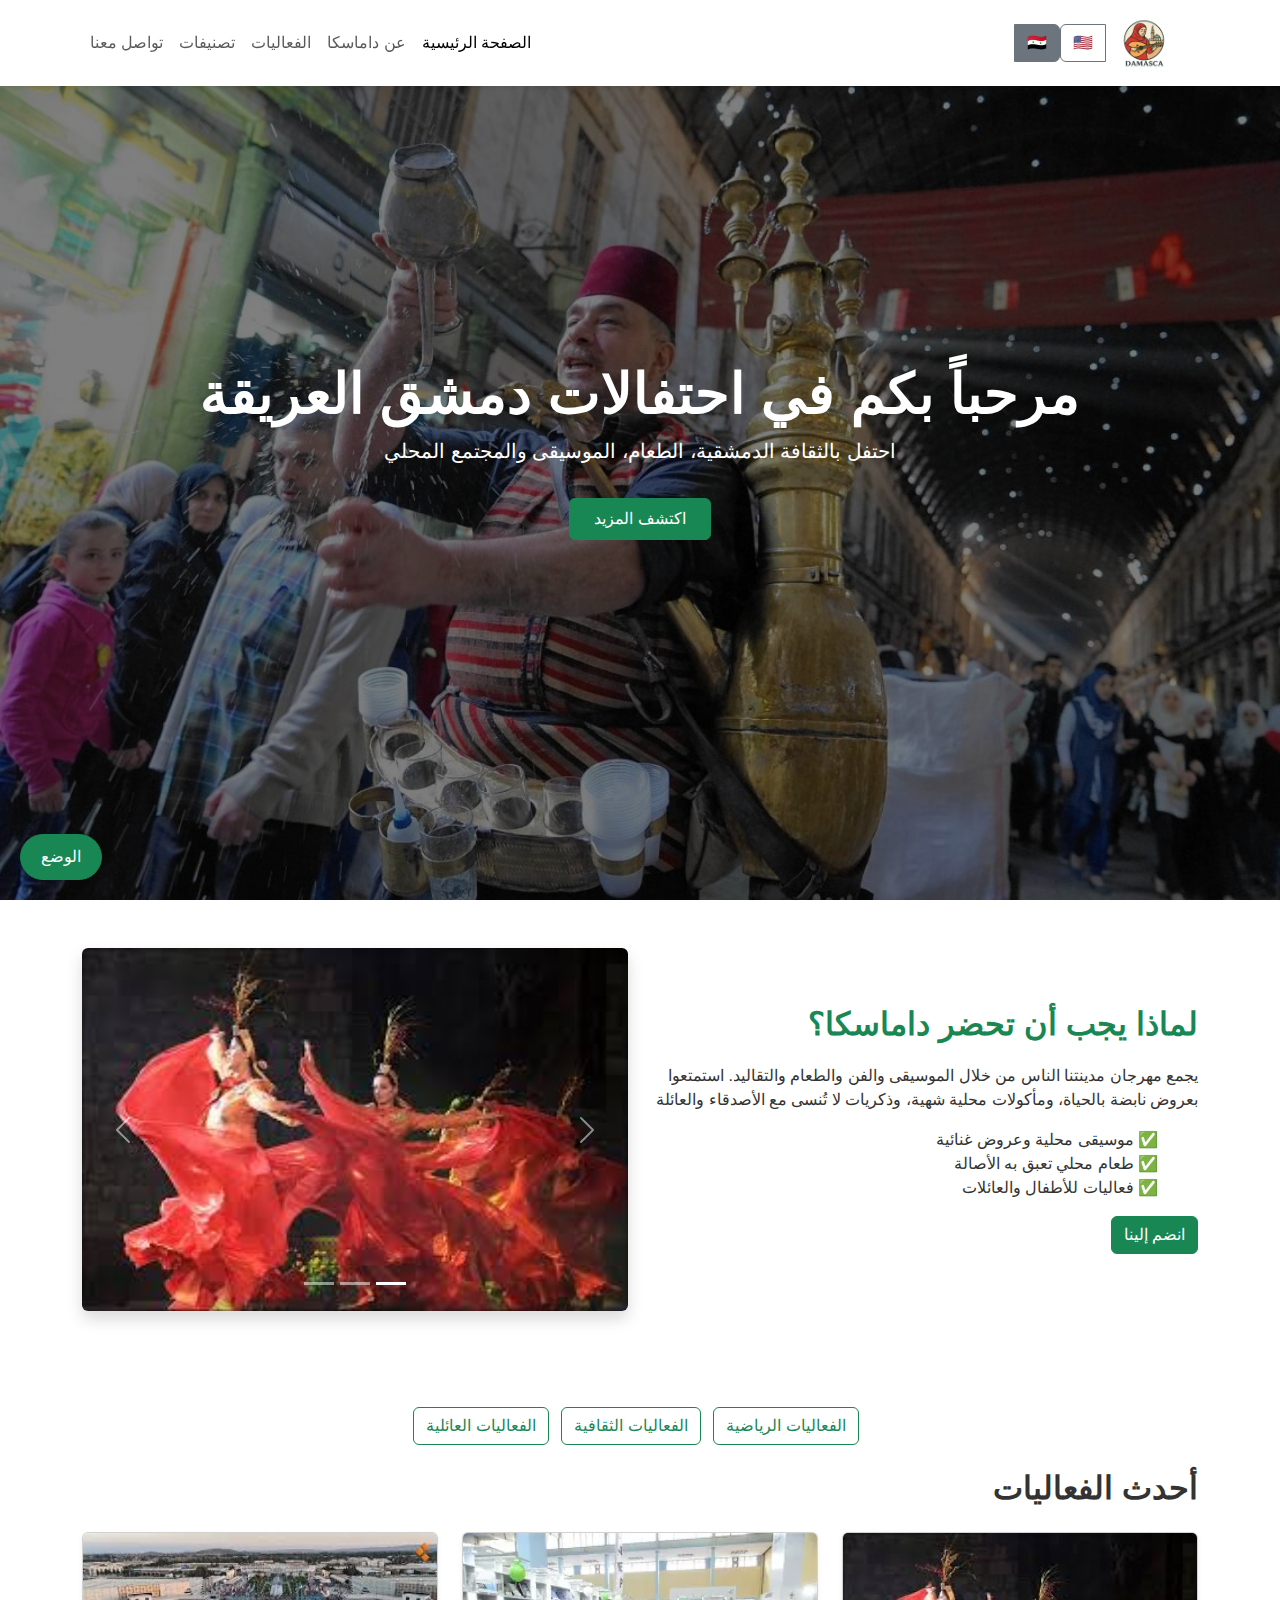
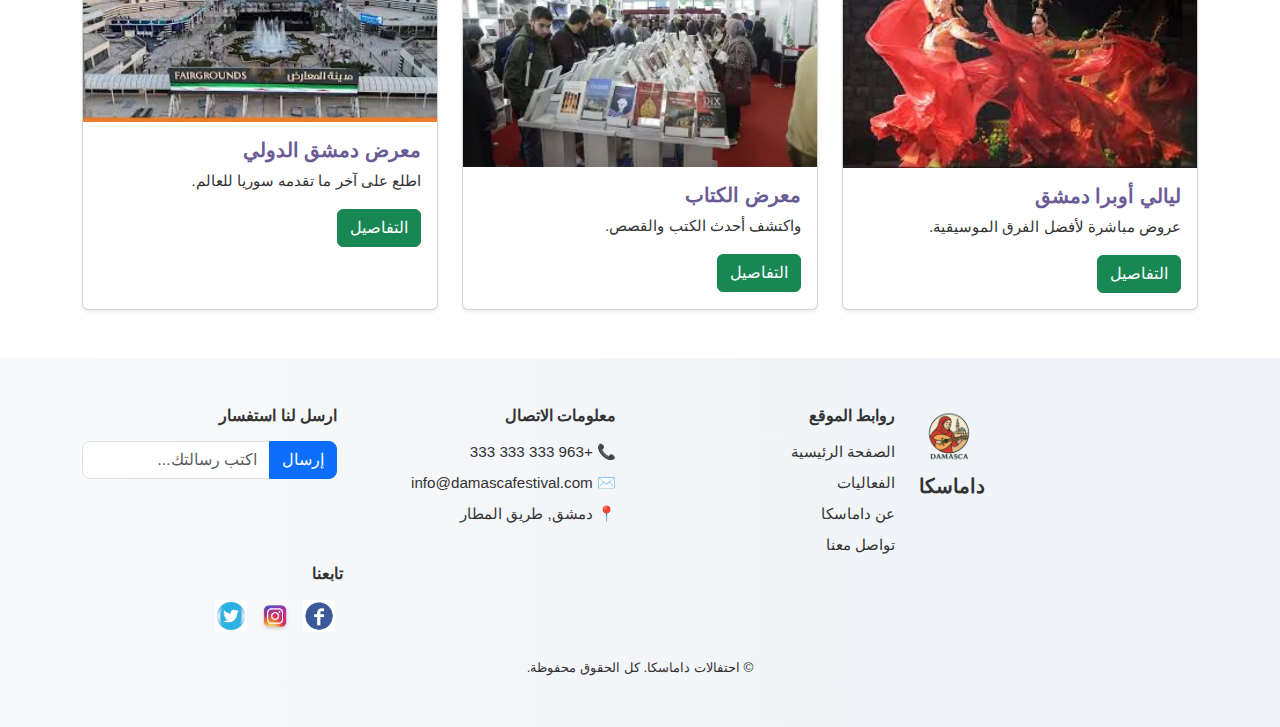
<file: index.html>
<!DOCTYPE html>
<html lang="ar">
  <head>
    <meta charset="UTF-8" />
    <meta name="viewport" content="width=device-width, initial-scale=1.0" />
    <title data-i18n="title">Damasca Festivals</title>

    <!-- Bootstrap CSS -->
    <link
      href="https://cdn.jsdelivr.net/npm/bootstrap@5.3.2/dist/css/bootstrap.min.css"
      rel="stylesheet"
    />
    <link rel="stylesheet" href="./CSS/style.css" />
  </head>
  <body>
    <!-- Navbar -->
    <nav
      class="navbar navbar-expand-lg navbar-light bg-white shadow-sm fixed-top"
    >
      <div class="container">
        <a
          class="navbar-brand fw-bold text-success d-flex align-items-center"
          href="#"
        >
          <img
            src="./img/logo.png"
            alt="Damasca Logo"
            width="60"
            height="60"
            class="me-2"
          />
        </a>

        <div class="d-flex align-items-center order-3 order-lg-2 me-2">
          <!-- Language buttons (flags) -->
          <div class="btn-group" role="group" aria-label="Language switch">
            <button id="btn-en" class="btn btn-outline-secondary" title="English">
              🇺🇸
            </button>
            <button id="btn-ar" class="btn btn-outline-secondary" title="العربية">
              🇸🇾
            </button>
          </div>
        </div>

        <button
          class="navbar-toggler order-2"
          type="button"
          data-bs-toggle="collapse"
          data-bs-target="#navbarNav"
        >
          <span class="navbar-toggler-icon"></span>
        </button>

        <div
          class="collapse navbar-collapse justify-content-end order-4"
          id="navbarNav"
        >
          <ul class="navbar-nav">
            <li class="nav-item">
              <a class="nav-link active" href="#" data-i18n="nav.home">الصفحة الرئيسية</a>
            </li>
            <li class="nav-item">
              <a class="nav-link" href="about.html" data-i18n="nav.about">عن داماسكا</a>
            </li>
            <li class="nav-item">
              <a class="nav-link" href="events.html" data-i18n="nav.events">الفعاليات</a>
            </li>
            <li class="nav-item">
              <a class="nav-link" href="#categories" data-i18n="nav.categories">تصنيفات</a>
            </li>
            <li class="nav-item">
              <a class="nav-link" href="contact.html" data-i18n="nav.contact">تواصل معنا</a>
            </li>
          </ul>
        </div>
      </div>
    </nav>

    <!-- Hero Section -->
    <header class="hero-section text-white d-flex align-items-center">
      <div class="container text-center">
        <h1 class="display-4 fw-bold" data-i18n="hero.title">مرحباً بكم في احتفالات دمشق العريقة</h1>
        <p class="lead" data-i18n="hero.lead">
          احتفل بالثقافة الدمشقية، الطعام، الموسيقى والمجتمع المحلي
        </p>
        <a href="about.html" class="btn btn-success px-4 py-2 mt-3" data-i18n="hero.cta">اكتشف المزيد</a>
      </div>
    </header>

    <!-- About Section -->
    <section id="about" class="py-5">
      <div class="container">
        <div class="row align-items-center">
          <div class="col-md-6">
            <h2 class="text-success" data-i18n="about.title">لماذا يجب أن تحضر داماسكا؟</h2>
            <p data-i18n="about.text">
              يجمع مهرجان مدينتنا الناس من خلال الموسيقى والفن والطعام
              والتقاليد. استمتعوا بعروض نابضة بالحياة، ومأكولات محلية شهية،
              وذكريات لا تُنسى مع الأصدقاء والعائلة
            </p>
            <ul class="list-unstyled">
              <li data-i18n="about.li1">✅ موسيقى محلية وعروض غنائية</li>
              <li data-i18n="about.li2">✅ طعام محلي تعبق به الأصالة</li>
              <li data-i18n="about.li3">✅ فعاليات للأطفال والعائلات</li>
            </ul>
            <a href="contact.html" class="btn btn-success" data-i18n="about.join">انضم إلينا</a>
          </div>
          <div class="col-md-6 text-center">
            <div
              id="festivalCarousel"
              class="carousel slide"
              data-bs-ride="carousel"
            >
              <!-- Indicators (the dots) -->
              <div class="carousel-indicators">
                <button
                  type="button"
                  data-bs-target="#festivalCarousel"
                  data-bs-slide-to="0"
                  class="active"
                  aria-current="true"
                  aria-label="Slide 1"
                ></button>
                <button
                  type="button"
                  data-bs-target="#festivalCarousel"
                  data-bs-slide-to="1"
                  aria-label="Slide 2"
                ></button>
                <button
                  type="button"
                  data-bs-target="#festivalCarousel"
                  data-bs-slide-to="2"
                  aria-label="Slide 3"
                ></button>
              </div>

              <!-- Slides -->
              <div class="carousel-inner rounded shadow">
                <div class="carousel-item active">
                  <img
                    src="./img/main2.jpeg"
                    class="d-block w-100 img-fluid"
                    alt="Festival Photo 1"
                  />
                </div>
                <div class="carousel-item">
                  <img
                    src="./img/main3.jpeg"
                    class="d-block w-100 img-fluid"
                    alt="Festival Photo 2"
                  />
                </div>
                <div class="carousel-item">
                  <img
                    src="./img/main4.jpeg"
                    class="d-block w-100 img-fluid"
                    alt="Festival Photo 3"
                  />
                </div>
              </div>

              <!-- Controls -->
              <button
                class="carousel-control-prev"
                type="button"
                data-bs-target="#festivalCarousel"
                data-bs-slide="prev"
              >
                <span
                  class="carousel-control-prev-icon"
                  aria-hidden="true"
                ></span>
                <span class="visually-hidden" data-i18n="carousel.prev">Previous</span>
              </button>
              <button
                class="carousel-control-next"
                type="button"
                data-bs-target="#festivalCarousel"
                data-bs-slide="next"
              >
                <span
                  class="carousel-control-next-icon"
                  aria-hidden="true"
                ></span>
                <span class="visually-hidden" data-i18n="carousel.next">Next</span>
              </button>
            </div>
          </div>
        </div>
      </div>
    </section>

    <main class="py-5 container">
      <!-- Categories filter -->
      <div id="categories" class="text-center mb-4">
        <button
          class="btn btn-outline-primary me-2"
          onclick="location.href='events.html?category=sports'"
          data-i18n="categories.sports"
        >
          الفعاليات الرياضية
        </button>
        <button
          class="btn btn-outline-primary me-2"
          onclick="location.href='events.html?category=culture'"
          data-i18n="categories.culture"
        >
          الفعاليات الثقافية
        </button>
        <button
          class="btn btn-outline-primary me-2"
          onclick="location.href='events.html?category=family'"
          data-i18n="categories.family"
        >
          الفعاليات العائلية
        </button>
      </div>

      <!-- Section: Cards -->
      <section class="cards">
        <h2 class="mb-4 fw-bold section-title" data-i18n="cards.title">أحدث الفعاليات</h2>
        <div class="row g-4">
          <!-- Event 1 -->
          <div class="col-12 col-md-6 col-lg-4">
            <div class="card shadow-sm h-100">
              <img
                src="./img/main2.jpeg"
                class="card-img-top"
                alt="حفل موسيقي"
              />
              <div class="card-body">
                <h5 class="card-title" data-i18n="event1.title">ليالي أوبرا دمشق</h5>
                <p class="card-text" data-i18n="event1.text">عروض مباشرة لأفضل الفرق الموسيقية.</p>
                <a href="event.html?id=1" class="btn btn-success" data-i18n="event1.details">التفاصيل</a>
              </div>
            </div>
          </div>

          <!-- Event 2 -->
          <div class="col-12 col-md-6 col-lg-4">
            <div class="card shadow-sm h-100">
              <img
                src="img\معرض الكتاب.webp"
                class="card-img-top"
                alt="معرض الكتاب"
              />
              <div class="card-body">
                <h5 class="card-title" data-i18n="event2.title">معرض الكتاب</h5>
                <p class="card-text" data-i18n="event2.text">واكتشف أحدث الكتب والقصص.</p>
                <a href="event.html?id=2" class="btn btn-success" data-i18n="event2.details">التفاصيل</a>
              </div>
            </div>
          </div>

          <!-- Event 3 -->
          <div class="col-12 col-md-6 col-lg-4">
            <div class="card shadow-sm h-100">
              <img
                src="img\معرض دمشق الدولي.jpg"
                class="card-img-top"
                alt="مؤتمر الشركات الناشئة"
              />
              <div class="card-body">
                <h5 class="card-title" data-i18n="event3.title">معرض دمشق الدولي</h5>
                <p class="card-text" data-i18n="event3.text">اطلع على آخر ما تقدمه سوريا للعالم.</p>
                <a href="event.html?id=3" class="btn btn-success" data-i18n="event3.details">التفاصيل</a>
              </div>
            </div>
          </div>
        </div>
      </section>
    </main>

    <!-- Footer -->
    <footer class="footer py-5">
      <!-- Dark/Light Mode Button -->
      <div class="dark-mode">
        <button id="mode-toggle" class="btn btn-success position-fixed" data-i18n="footer.mode">Mode</button>
      </div>
      <div class="container">
        <div class="row flex-row-reverse">
          <div class="row w-100">
            <!-- Logo & Title -->
            <div class="col-md-3 text-center text-md-start mb-4 mb-md-0">
              <img
                src="./img/logo.png"
                alt="Svu Logo"
                width="60"
                class="mb-2"
              />
              <h5 class="fw-bold" data-i18n="footer.title">داماسكا</h5>
            </div>

            <!-- Quick Links -->
            <div class="col-md-3 mb-4 mb-md-0">
              <h6 class="fw-bold mb-3" data-i18n="footer.links">روابط الموقع</h6>
              <ul class="list-unstyled">
                <li><a href="index.html" data-i18n="nav.home_sm">الصفحة الرئيسية</a></li>
                <li><a href="events.html" data-i18n="nav.events_sm">الفعاليات</a></li>
                <li><a href="about.html" data-i18n="nav.about_sm">عن داماسكا</a></li>
                <li><a href="contact.html" data-i18n="nav.contact_sm">تواصل معنا</a></li>
              </ul>
            </div>

            <!-- Contact Info -->
            <div class="col-md-3 mb-4 mb-md-0">
              <h6 class="fw-bold mb-3" data-i18n="footer.contact_title">Contact Info</h6>
              <ul class="list-unstyled">
                <li>📞 +963 333 333 333</li>
                <li>✉️ info@damascafestival.com</li>
                <li>📍 دمشق, طريق المطار</li>
              </ul>
            </div>

            <!-- Message Form -->
            <div class="col-md-3">
              <h6 class="fw-bold mb-3" data-i18n="footer.message_title">ارسل لنا استفسار</h6>
              <div class="footer-form">
                <form id="messageForm" novalidate>
                  <div class="input-group">
                    <input
                      id="userMessage"
                      type="text"
                      class="form-control"
                      placeholder="اكتب رسالتك..."
                      data-i18n-placeholder="footer.message_placeholder"
                    />
                    <button class="btn btn-primary" type="submit" data-i18n="footer.send">📨</button>
                  </div>
                  <small id="formMessage" class="d-block mt-2"></small>
                </form>
              </div>
            </div>
          </div>

          <div class="col-md-3">
            <h6 class="fw-bold mb-3" data-i18n="footer.follow">تابعنا</h6>
            <a href="#" class="me-2"><img src="img\فيس.webp" alt="Facebook" width="32"/></a>
            <a href="#" class="me-2"><img src="img\انستا.webp" alt="Instagram" width="32"/></a>
            <a href="#" class="me-2"><img src="img\تنزيل (1).webp" alt="Twitter" width="32"/></a>
          </div>

          <!-- Bottom note -->
          <div class="text-center mt-4 w-100">
            <small data-i18n="footer.copy">© احتفالات داماسكا. كل الحقوق محفوظة.</small>
          </div>
        </div>
      </div>
    </footer>

    <!-- Bootstrap JS -->
    <script src="https://cdn.jsdelivr.net/npm/bootstrap@5.3.2/dist/js/bootstrap.bundle.min.js"></script>

    <!-- Language switching JS (separate file) -->
    <script src="./JS/lang.js"></script>
    <script src="./JS/main.js"></script>
  </body>
</html>
</file>
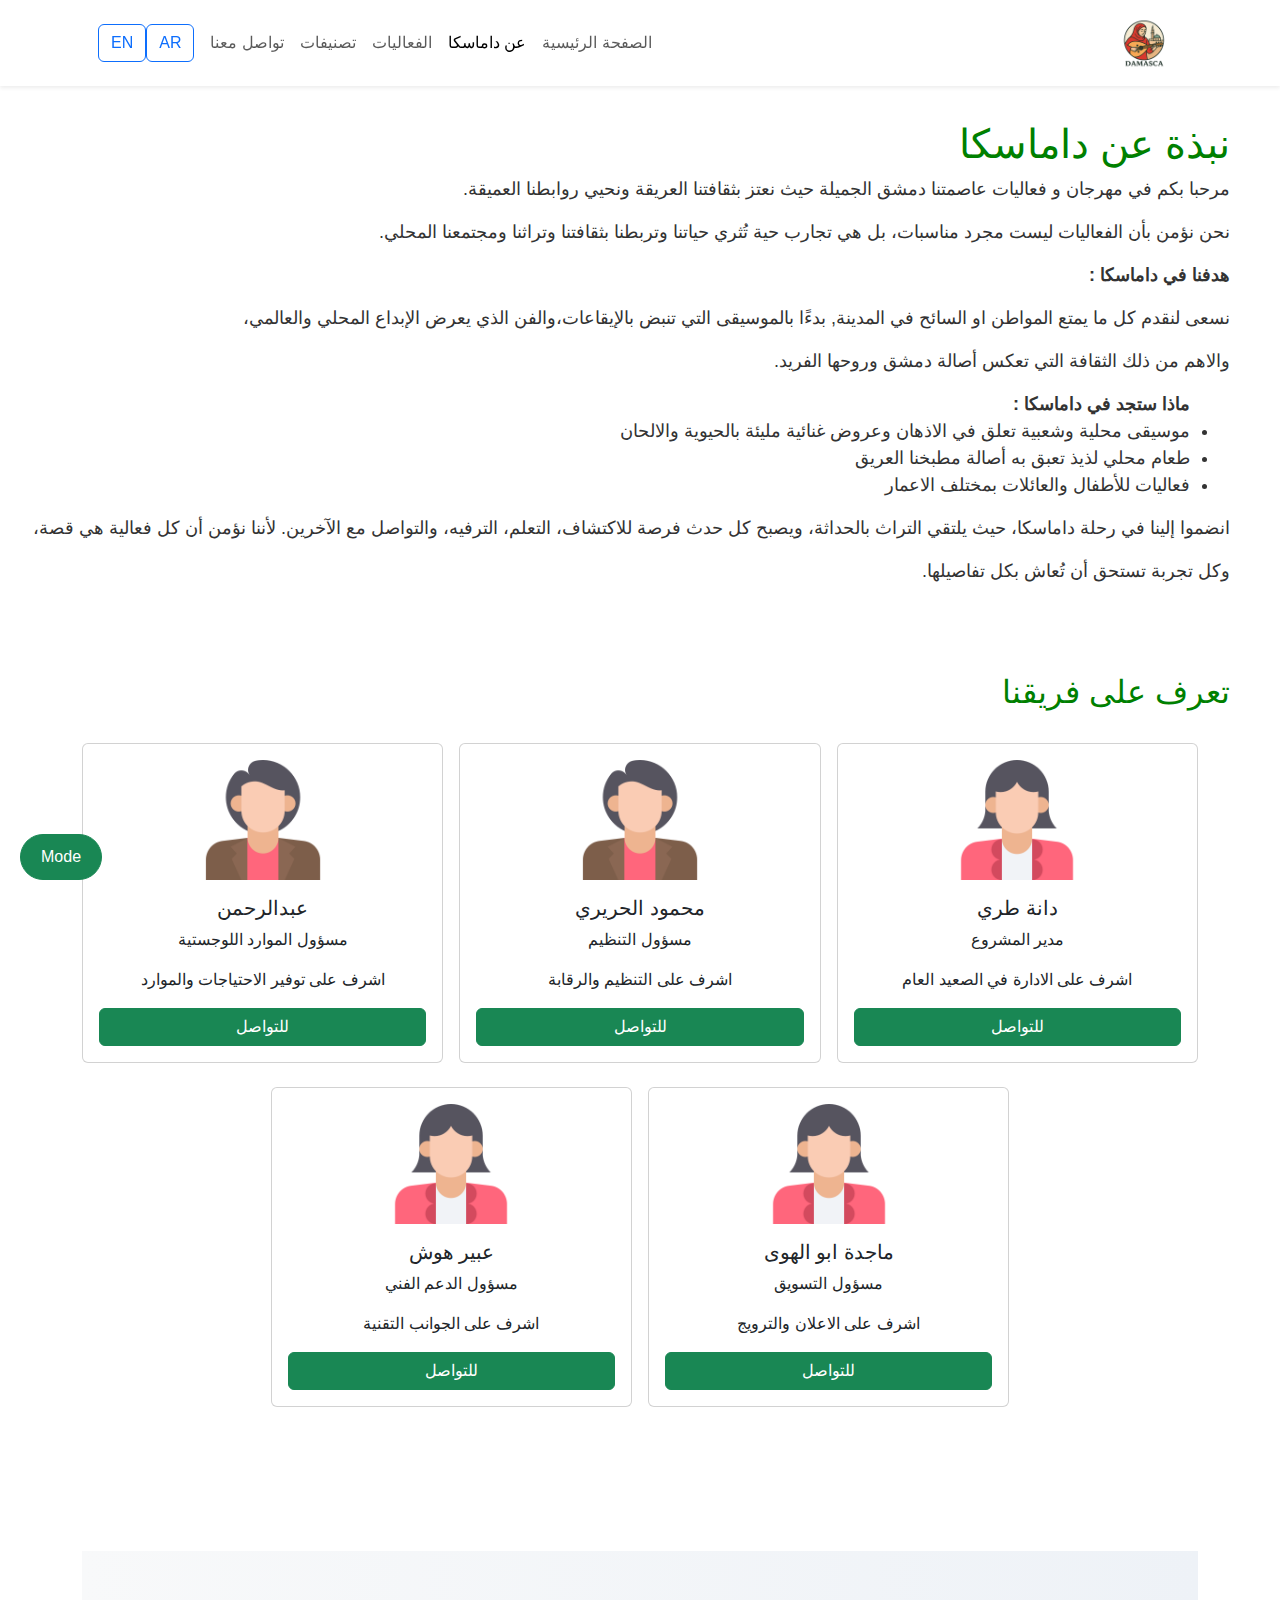
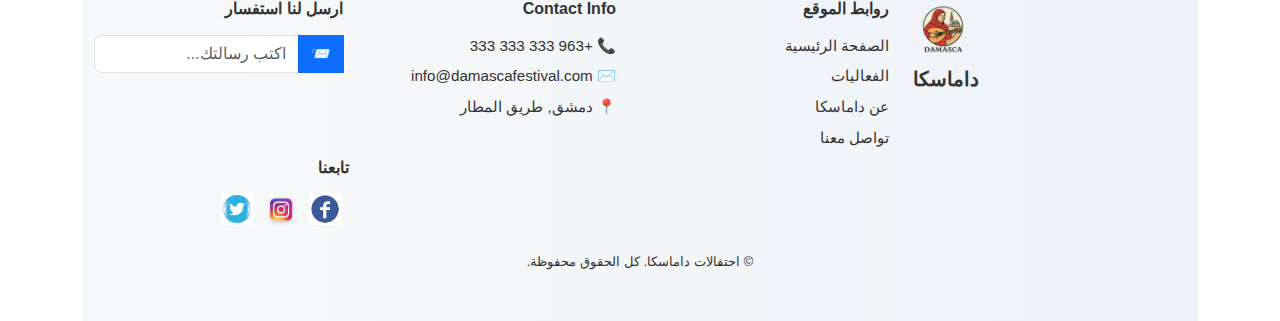
<file: About.html>
<!DOCTYPE html>
<html lang="ar" dir="rtl" >

  <head>
    <meta charset="UTF-8" />
    <meta name="viewport" content="width=device-width, initial-scale=1.0" />
    <title>About Damasca Festivals</title>

    
    <link
      href="https://cdn.jsdelivr.net/npm/bootstrap@5.3.2/dist/css/bootstrap.min.css"
      rel="stylesheet"
    />
    <link rel="stylesheet" href="./CSS/about_style.css" />
  </head>
  <body>
    
    <nav
      class="navbar navbar-expand-lg navbar-light bg-white shadow-sm fixed-top"
    >
      <div class="container">
        <a
          class="navbar-brand fw-bold text-success d-flex align-items-center"
          href="#"
        >
          <img
            src="./img/logo.png"
            alt="Damasca Logo"
            width="60"
            height="60"
            class="me-2"
          />
        </a>
        <button
          class="navbar-toggler"
          type="button"
          data-bs-toggle="collapse"
          data-bs-target="#navbarNav"
        >
          <span class="navbar-toggler-icon"></span>
        </button>
        <div
          class="collapse navbar-collapse justify-content-end"
          id="navbarNav"
        >
          <ul class="navbar-nav">
            <li class="nav-item">
              <a class="nav-link" href="#">الصفحة الرئيسية</a>
            </li>
            <li class="nav-item">
              <a class="nav-link active" href="about.html">عن داماسكا</a>
            </li>
            <li class="nav-item">
              <a class="nav-link" href="events.html">الفعاليات</a>
            </li>
            <li class="nav-item">
              <a class="nav-link" href="#categories">تصنيفات</a>
            </li>
            <li class="nav-item">
              <a class="nav-link" href="contact.html">تواصل معنا</a>
            </li>
          </ul>

      <div class="d-flex ms-3">
        <button id="ar-btn" class="btn btn-outline-primary me-2">AR</button>
        <button id="en-btn" class="btn btn-outline-primary">EN</button>
      </div>


          



  
        </div>
      </div>
    </nav>


    <br> <br> <br> <br>


<body>
    <br>
  
<h1 id="aboutTitle">نبذة عن داماسكا</h1>
     <style>
          h1 { COLOR: green;
          margin-right: 50px; }     
    </style>

    <div class="aboutTEXT">
       
         <p>
          مرحبا بكم في مهرجان و فعاليات عاصمتنا دمشق الجميلة حيث نعتز بثقافتنا العريقة ونحيي روابطنا العميقة.
         </p>
         <p>
             نحن نؤمن بأن الفعاليات ليست مجرد مناسبات، بل هي تجارب حية تُثري حياتنا وتربطنا بثقافتنا وتراثنا ومجتمعنا المحلي.
         </p>
         <p>
            <span>
                <b>
            هدفنا في داماسكا : 
                </b>
            </span>
            <p>
           نسعى لنقدم كل ما يمتع المواطن او السائح في المدينة, بدءًا بالموسيقى التي تنبض بالإيقاعات،والفن الذي يعرض الإبداع المحلي والعالمي،
          </p>
          <p>
            والاهم من ذلك الثقافة التي تعكس أصالة دمشق وروحها الفريد.
          </p>
        <ul>
            <span>
                <b>
                    ماذا ستجد في داماسكا :
                </b>
            </span>
          <li>
            موسيقى محلية وشعبية تعلق في الاذهان وعروض غنائية مليئة بالحيوية والالحان
          </li>
          <li>
            طعام محلي لذيذ تعبق به أصالة مطبخنا العريق
          </li>
          <li>
            فعاليات للأطفال والعائلات بمختلف الاعمار
          </li>

        </ul>
          <p>
            انضموا إلينا في رحلة داماسكا، حيث يلتقي التراث بالحداثة، ويصبح كل حدث فرصة للاكتشاف، التعلم، الترفيه، والتواصل مع الآخرين. لأننا نؤمن أن كل فعالية هي قصة،
          </p>
          <p>
            وكل تجربة تستحق أن تُعاش بكل تفاصيلها.
          </p>
       
    </div>
 <style>
      .aboutTEXT { font-size: 18px;
       margin-right: 50px;}
 </style>

<br> <br> <br>

    
    <h2 class="text of members">تعرف على فريقنا</h2>
       <style>
           h2 { COLOR: green;
          margin-right: 50px; } 
       </style>

 <br>


 <div class="container">
  <div class="row g-3">
    
    
    <div class="col-12 col-md-6 col-lg-4 members1">
      <div class="card p-3 text-center h-100">
        <img src="./img/360951.png" class="first mx-auto mb-3" width="120" height="120" alt=" 1">
        <h5 class="dana">دانة طري </h5>
        <p class="wichM">مدير المشروع</p>
        <p class="danaTEXT">اشرف على الادارة في الصعيد العام</p>
        <button class="btn btn-success" onclick="window.location.href='mailto:dana_284178@svuonline.org '">للتواصل</button>
      </div>
    </div>



 <div class="col-12 col-md-6 col-lg-4 members2">
      <div class="card p-3 text-center h-100">
        <img src="./img/360972.png" class="second mx-auto mb-3" width="120" height="120" alt=" 2">
        <h5 class="mahmoud">محمود الحريري</h5>
        <p class="wichM2">مسؤول التنظيم</p>
        <p class="mahmoudTEXT">اشرف على التنظيم والرقابة</p>
        <button class="btn btn-success" onclick="window.location.href='mailto:mahmoud_283543@svuonline.org '">للتواصل</button>
      </div>
    </div>


 <div class="col-12 col-md-6 col-lg-4 members3">
      <div class="card p-3 text-center h-100">
        <img src="./img/360972.png" class="third mx-auto mb-3" width="120" height="120" alt=" 3">
        <h5 class="abdalrahman">عبدالرحمن</h5>
        <p class="wichM3">مسؤول الموارد اللوجستية</p>
        <p class="abdalrahmanTEXT">اشرف على توفير الاحتياجات والموارد</p>
        <button class="btn btn-success" onclick="window.location.href='mailto:abd_al_rahman_216539@svuonline.org '">للتواصل</button>
      </div>
    </div>

    </div>
    <br>
   <div class="row g-3 justify-content-center">

<div class="col-12 col-md-6 col-lg-4 members4">
      <div class="card p-3 text-center h-100">
        <img src="./img/360951.png" class="forth mx-auto mb-3" width="120" height="120" alt=" 4">
        <h5 class="majeda">ماجدة ابو الهوى</h5>
        <p class="wichM4">مسؤول التسويق</p>
        <p class="majedaTEXT">اشرف على الاعلان والترويج</p>
        <button class="btn btn-success" onclick="window.location.href='mailto:majeda_302808@svuonline.org '">للتواصل</button>
      </div>
    </div>

<div class="col-12 col-md-6 col-lg-4 members5">
      <div class="card p-3 text-center h-100">
        <img src="./img/360951.png" class="fifth mx-auto mb-3" width="120" height="120" alt=" 5">
        <h5 class="abeer">عبير هوش</h5>
        <p class="wichM5">مسؤول الدعم الفني</p>
        <p class="abeerTEXT">اشرف على الجوانب التقنية</p>
        <button class="btn btn-success" onclick="window.location.href='mailto:abeer_146296@svuonline.org '">للتواصل</button>


      </div>
    </div>

   </div>
</body>

 <br> <br> <br> <br> <br> <br> 

    
    <footer class="footer py-5">
      
      <div class="dark-mode">
        <button id="mode-toggle" class="btn btn-success position-fixed">
          Mode
        </button>
      </div>
      <div class="container">
        <div class="row flex-row-reverse">
          <div class="row">
            
            <div class="col-md-3 text-center text-md-start mb-4 mb-md-0">
              <img
                src="./img/logo.png"
                alt="Svu Logo"
                width="60"
                class="mb-2"
              />
              <h5 class="fw-bold">داماسكا</h5>
            </div>

            
            <div class="col-md-3 mb-4 mb-md-0">
              <h6 class="fw-bold mb-3">روابط الموقع</h6>
              <ul class="list-unstyled">
                <li><a href="index.html">الصفحة الرئيسية</a></li>
                <li><a href="events.html">الفعاليات</a></li>
                <li><a href="about.html">عن داماسكا</a></li>
                <li><a href="contact.html">تواصل معنا</a></li>
              </ul>
            </div>

            
            <div class="col-md-3 mb-4 mb-md-0">
              <h6 class="fw-bold mb-3">Contact Info</h6>
              <ul class="list-unstyled">
                <li>📞 +963 333 333 333</li>
                <li>✉️ info@damascafestival.com</li>
                <li >📍 دمشق, طريق المطار</li>
              </ul>
            </div>

            
            <div class="col-md-3">
              <h6 class="fw-bold mb-3">ارسل لنا استفسار</h6>
              <div class="footer-form">
                <form id="messageForm" novalidate>
                  <div class="input-group">
                    <input
                      id="userMessage"
                      type="text"
                      class="form-control"
                      placeholder="اكتب رسالتك..."
                    />
                    <button class="btn btn-primary" type="submit">📨</button>
                      <i class="bi bi-send"></i>
                    </button>
                  </div>
                  <small id="formMessage" class="d-block mt-2"></small>
                </form>
              </div>
            </div>
          </div>
            <div class="col-md-3">
              <h6 class="fw-bold mb-3">تابعنا</h6>
              <a href="#" class="me-2"><img src="img\فيس.webp" alt="Facebook" width="32"/></a>
              <a href="#" class="me-2"><img src="img\انستا.webp" alt="Instagram" width="32"/></a>
              <a href="#" class="me-2"><img src="img\تنزيل (1).webp" alt="Twitter" width="32"/></a>
            </div>

          
          <div class="text-center mt-4">
            <small>© احتفالات داماسكا. كل الحقوق محفوظة.</small>
          </div>
        </div>
      </div>
    </footer>

    
    <script src="https://cdn.jsdelivr.net/npm/bootstrap@5.3.2/dist/js/bootstrap.bundle.min.js"></script>
    <script src="./JS/about_lang.js"></script>
    <script src="./JS/about_main.js"></script>
  </body>
</html>
</file>
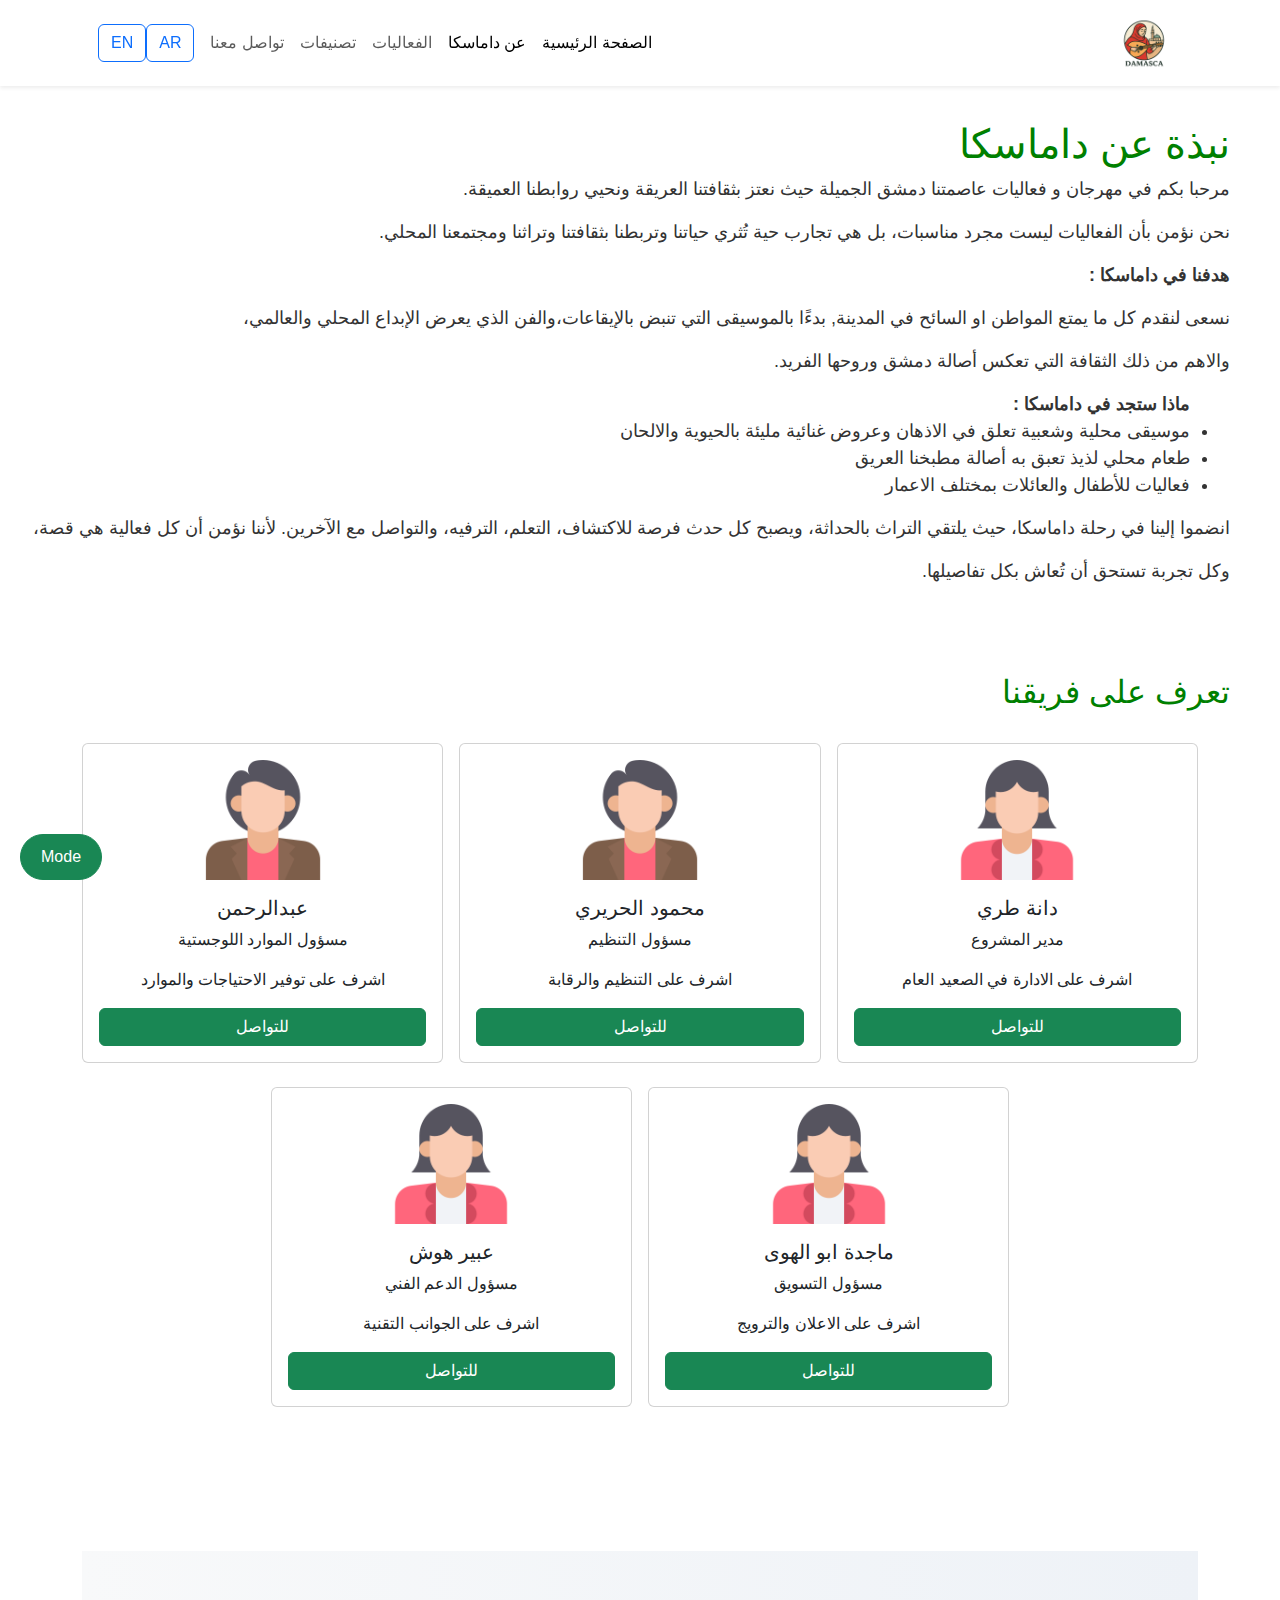
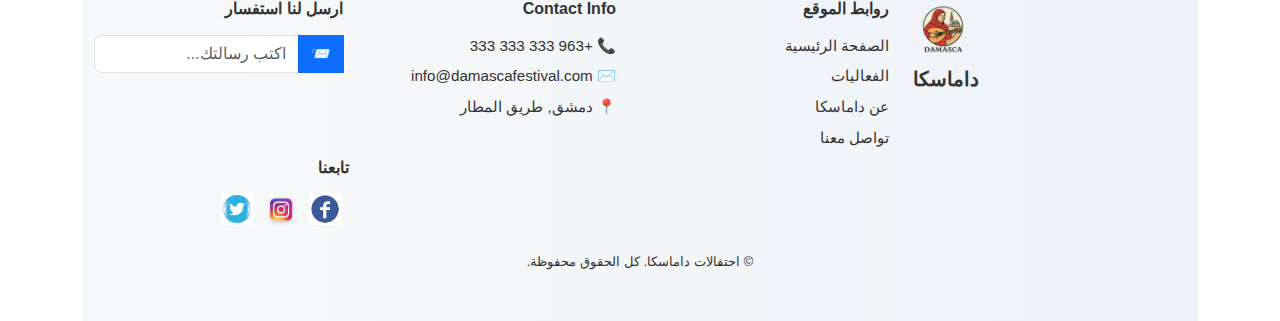
<file: about.html>
<!DOCTYPE html>
<html lang="ar" dir="rtl" >

  <head>
    <meta charset="UTF-8" />
    <meta name="viewport" content="width=device-width, initial-scale=1.0" />
    <title>About Damasca Festivals</title>

    
    <link
      href="https://cdn.jsdelivr.net/npm/bootstrap@5.3.2/dist/css/bootstrap.min.css"
      rel="stylesheet"
    />
    <link rel="stylesheet" href="./CSS/about_style.css" />
  </head>
  <body>
    
    <nav
      class="navbar navbar-expand-lg navbar-light bg-white shadow-sm fixed-top"
    >
      <div class="container">
        <a
          class="navbar-brand fw-bold text-success d-flex align-items-center"
          href="#"
        >
          <img
            src="./img/logo.png"
            alt="Damasca Logo"
            width="60"
            height="60"
            class="me-2"
          />
        </a>
        <button
          class="navbar-toggler"
          type="button"
          data-bs-toggle="collapse"
          data-bs-target="#navbarNav"
        >
          <span class="navbar-toggler-icon"></span>
        </button>
        <div
          class="collapse navbar-collapse justify-content-end"
          id="navbarNav"
        >
          <ul class="navbar-nav">
            <li class="nav-item">
              <a class="nav-link active" href="index.html">الصفحة الرئيسية</a>
            </li>
            <li class="nav-item">
              <a class="nav-link active" href="about.html">عن داماسكا</a>
            </li>
            <li class="nav-item">
              <a class="nav-link" href="events.html">الفعاليات</a>
            </li>
            <li class="nav-item">
              <a class="nav-link" href="#categories">تصنيفات</a>
            </li>
            <li class="nav-item">
              <a class="nav-link" href="contact.html">تواصل معنا</a>
            </li>
          </ul>

      <div class="d-flex ms-3">
        <button id="ar-btn" class="btn btn-outline-primary me-2">AR</button>
        <button id="en-btn" class="btn btn-outline-primary">EN</button>
      </div>


          



  
        </div>
      </div>
    </nav>


    <br> <br> <br> <br>


<body>
    <br>
  
<h1 id="aboutTitle">نبذة عن داماسكا</h1>
     <style>
          h1 { COLOR: green;
          margin-right: 50px; }     
    </style>

    <div class="aboutTEXT">
       
         <p>
          مرحبا بكم في مهرجان و فعاليات عاصمتنا دمشق الجميلة حيث نعتز بثقافتنا العريقة ونحيي روابطنا العميقة.
         </p>
         <p>
             نحن نؤمن بأن الفعاليات ليست مجرد مناسبات، بل هي تجارب حية تُثري حياتنا وتربطنا بثقافتنا وتراثنا ومجتمعنا المحلي.
         </p>
         <p>
            <span>
                <b>
            هدفنا في داماسكا : 
                </b>
            </span>
            <p>
           نسعى لنقدم كل ما يمتع المواطن او السائح في المدينة, بدءًا بالموسيقى التي تنبض بالإيقاعات،والفن الذي يعرض الإبداع المحلي والعالمي،
          </p>
          <p>
            والاهم من ذلك الثقافة التي تعكس أصالة دمشق وروحها الفريد.
          </p>
        <ul>
            <span>
                <b>
                    ماذا ستجد في داماسكا :
                </b>
            </span>
          <li>
            موسيقى محلية وشعبية تعلق في الاذهان وعروض غنائية مليئة بالحيوية والالحان
          </li>
          <li>
            طعام محلي لذيذ تعبق به أصالة مطبخنا العريق
          </li>
          <li>
            فعاليات للأطفال والعائلات بمختلف الاعمار
          </li>

        </ul>
          <p>
            انضموا إلينا في رحلة داماسكا، حيث يلتقي التراث بالحداثة، ويصبح كل حدث فرصة للاكتشاف، التعلم، الترفيه، والتواصل مع الآخرين. لأننا نؤمن أن كل فعالية هي قصة،
          </p>
          <p>
            وكل تجربة تستحق أن تُعاش بكل تفاصيلها.
          </p>
       
    </div>
 <style>
      .aboutTEXT { font-size: 18px;
       margin-right: 50px;}
 </style>

<br> <br> <br>

    
    <h2 class="text of members">تعرف على فريقنا</h2>
       <style>
           h2 { COLOR: green;
          margin-right: 50px; } 
       </style>

 <br>


 <div class="container">
  <div class="row g-3">
    
    
    <div class="col-12 col-md-6 col-lg-4 members1">
      <div class="card p-3 text-center h-100">
        <img src="./img/360951.png" class="first mx-auto mb-3" width="120" height="120" alt=" 1">
        <h5 class="dana">دانة طري </h5>
        <p class="wichM">مدير المشروع</p>
        <p class="danaTEXT">اشرف على الادارة في الصعيد العام</p>
        <button class="btn btn-success" onclick="window.location.href='mailto:dana_284178@svuonline.org '">للتواصل</button>
      </div>
    </div>



 <div class="col-12 col-md-6 col-lg-4 members2">
      <div class="card p-3 text-center h-100">
        <img src="./img/360972.png" class="second mx-auto mb-3" width="120" height="120" alt=" 2">
        <h5 class="mahmoud">محمود الحريري</h5>
        <p class="wichM2">مسؤول التنظيم</p>
        <p class="mahmoudTEXT">اشرف على التنظيم والرقابة</p>
        <button class="btn btn-success" onclick="window.location.href='mailto:mahmoud_283543@svuonline.org '">للتواصل</button>
      </div>
    </div>


 <div class="col-12 col-md-6 col-lg-4 members3">
      <div class="card p-3 text-center h-100">
        <img src="./img/360972.png" class="third mx-auto mb-3" width="120" height="120" alt=" 3">
        <h5 class="abdalrahman">عبدالرحمن</h5>
        <p class="wichM3">مسؤول الموارد اللوجستية</p>
        <p class="abdalrahmanTEXT">اشرف على توفير الاحتياجات والموارد</p>
        <button class="btn btn-success" onclick="window.location.href='mailto:abd_al_rahman_216539@svuonline.org '">للتواصل</button>
      </div>
    </div>

    </div>
    <br>
   <div class="row g-3 justify-content-center">

<div class="col-12 col-md-6 col-lg-4 members4">
      <div class="card p-3 text-center h-100">
        <img src="./img/360951.png" class="forth mx-auto mb-3" width="120" height="120" alt=" 4">
        <h5 class="majeda">ماجدة ابو الهوى</h5>
        <p class="wichM4">مسؤول التسويق</p>
        <p class="majedaTEXT">اشرف على الاعلان والترويج</p>
        <button class="btn btn-success" onclick="window.location.href='mailto:majeda_302808@svuonline.org '">للتواصل</button>
      </div>
    </div>

<div class="col-12 col-md-6 col-lg-4 members5">
      <div class="card p-3 text-center h-100">
        <img src="./img/360951.png" class="fifth mx-auto mb-3" width="120" height="120" alt=" 5">
        <h5 class="abeer">عبير هوش</h5>
        <p class="wichM5">مسؤول الدعم الفني</p>
        <p class="abeerTEXT">اشرف على الجوانب التقنية</p>
        <button class="btn btn-success" onclick="window.location.href='mailto:abeer_146296@svuonline.org '">للتواصل</button>


      </div>
    </div>

   </div>
</body>

 <br> <br> <br> <br> <br> <br> 

    
    <footer class="footer py-5">
      
      <div class="dark-mode">
        <button id="mode-toggle" class="btn btn-success position-fixed">
          Mode
        </button>
      </div>
      <div class="container">
        <div class="row flex-row-reverse">
          <div class="row">
            
            <div class="col-md-3 text-center text-md-start mb-4 mb-md-0">
              <img
                src="./img/logo.png"
                alt="Svu Logo"
                width="60"
                class="mb-2"
              />
              <h5 class="fw-bold">داماسكا</h5>
            </div>

            
            <div class="col-md-3 mb-4 mb-md-0">
              <h6 class="fw-bold mb-3">روابط الموقع</h6>
              <ul class="list-unstyled">
                <li><a href="index.html">الصفحة الرئيسية</a></li>
                <li><a href="events.html">الفعاليات</a></li>
                <li><a href="about.html">عن داماسكا</a></li>
                <li><a href="contact.html">تواصل معنا</a></li>
              </ul>
            </div>

            
            <div class="col-md-3 mb-4 mb-md-0">
              <h6 class="fw-bold mb-3">Contact Info</h6>
              <ul class="list-unstyled">
                <li>📞 +963 333 333 333</li>
                <li>✉️ info@damascafestival.com</li>
                <li >📍 دمشق, طريق المطار</li>
              </ul>
            </div>

            
            <div class="col-md-3">
              <h6 class="fw-bold mb-3">ارسل لنا استفسار</h6>
              <div class="footer-form">
                <form id="messageForm" novalidate>
                  <div class="input-group">
                    <input
                      id="userMessage"
                      type="text"
                      class="form-control"
                      placeholder="اكتب رسالتك..."
                    />
                    <button class="btn btn-primary" type="submit">📨</button>
                      <i class="bi bi-send"></i>
                    </button>
                  </div>
                  <small id="formMessage" class="d-block mt-2"></small>
                </form>
              </div>
            </div>
          </div>
            <div class="col-md-3">
              <h6 class="fw-bold mb-3">تابعنا</h6>
              <a href="#" class="me-2"><img src="img\فيس.webp" alt="Facebook" width="32"/></a>
              <a href="#" class="me-2"><img src="img\انستا.webp" alt="Instagram" width="32"/></a>
              <a href="#" class="me-2"><img src="img\تنزيل (1).webp" alt="Twitter" width="32"/></a>
            </div>

          
          <div class="text-center mt-4">
            <small>© احتفالات داماسكا. كل الحقوق محفوظة.</small>
          </div>
        </div>
      </div>
    </footer>

    
    <script src="https://cdn.jsdelivr.net/npm/bootstrap@5.3.2/dist/js/bootstrap.bundle.min.js"></script>
    <script src="./JS/about_lang.js"></script>
    <script src="./JS/about_main.js"></script>
  </body>
</html>
</file>
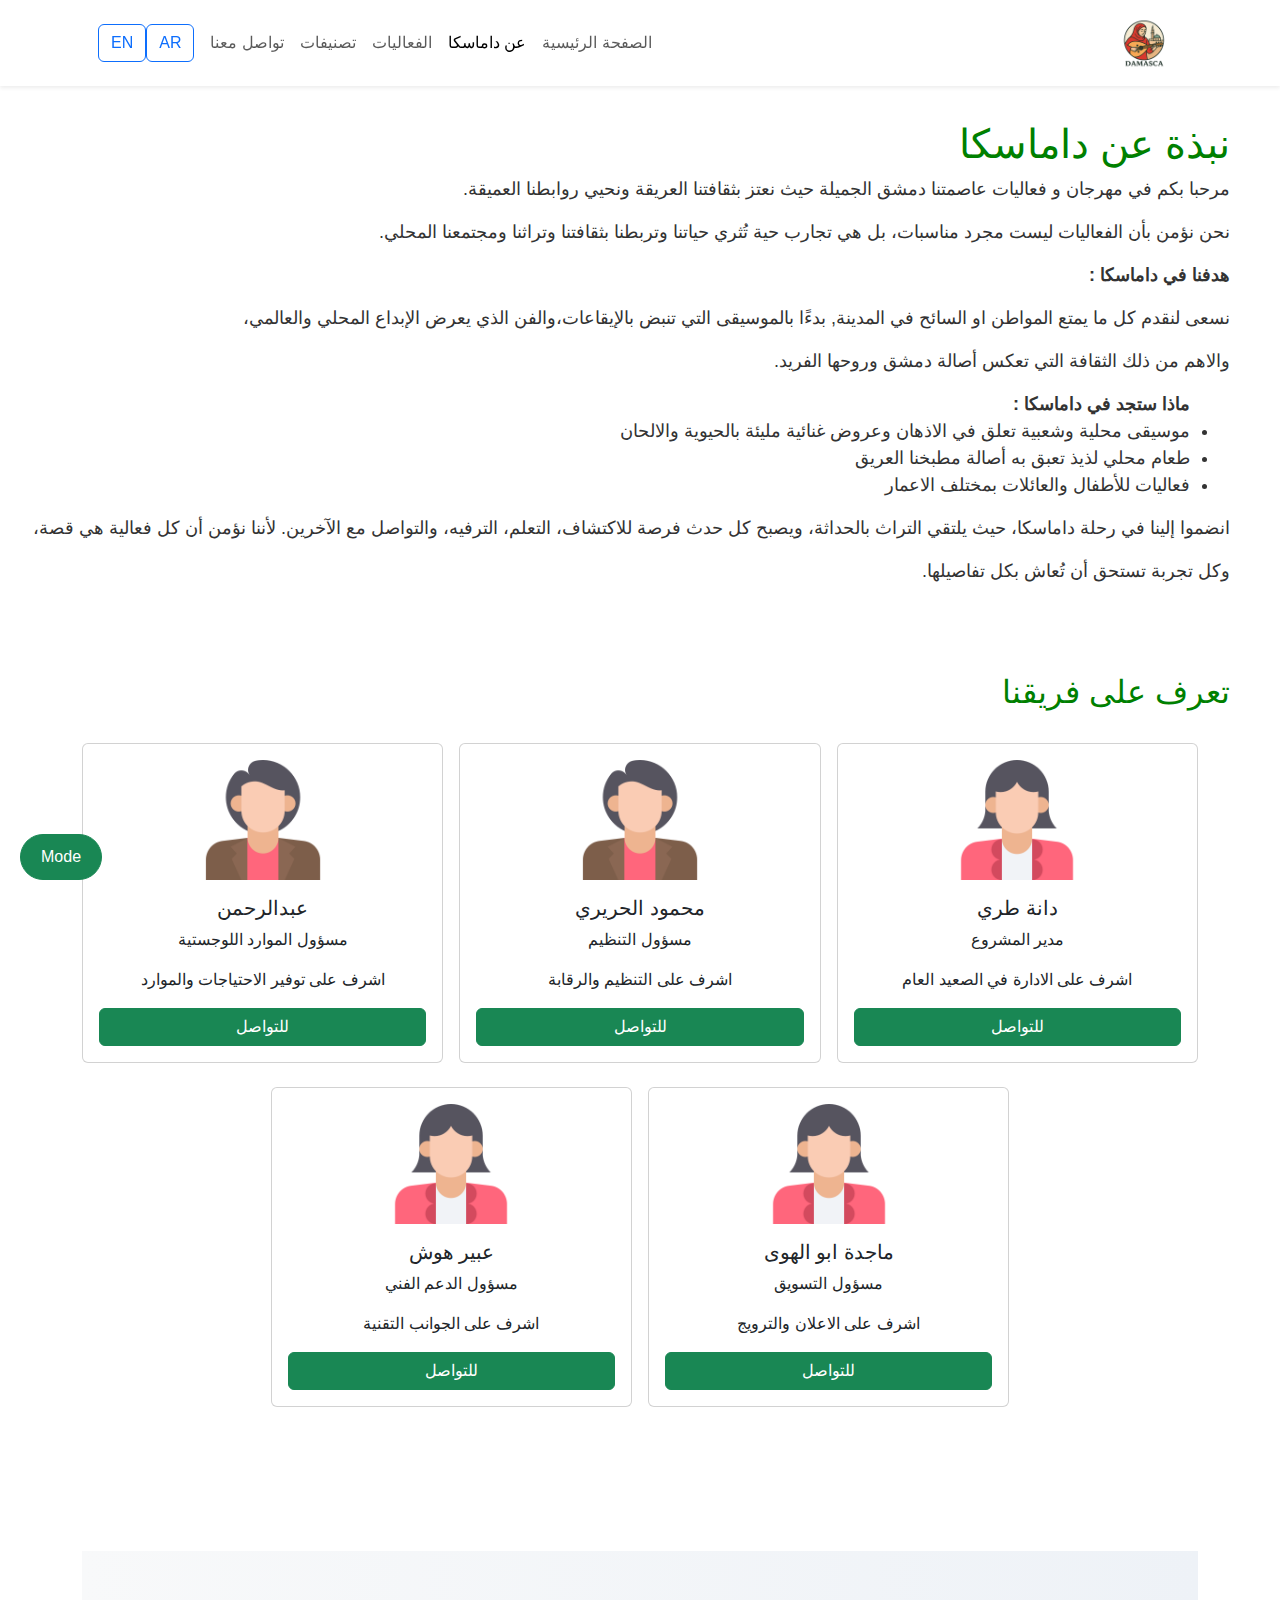
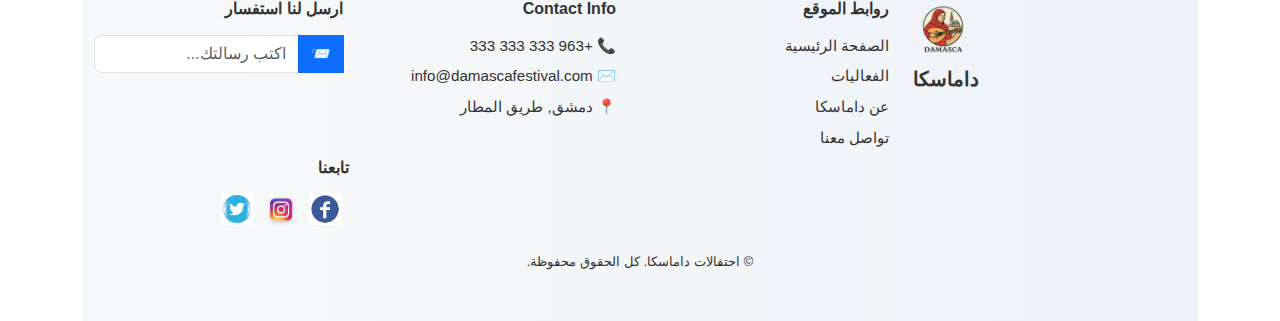
<file: AboutPage.html>
<!DOCTYPE html>
<html lang="ar" dir="rtl" >

  <head>
    <meta charset="UTF-8" />
    <meta name="viewport" content="width=device-width, initial-scale=1.0" />
    <title>About Damasca Festivals</title>

    
    <link
      href="https://cdn.jsdelivr.net/npm/bootstrap@5.3.2/dist/css/bootstrap.min.css"
      rel="stylesheet"
    />
    <link rel="stylesheet" href="./CSS/about_style.css" />
  </head>
  <body>
    
    <nav
      class="navbar navbar-expand-lg navbar-light bg-white shadow-sm fixed-top"
    >
      <div class="container">
        <a
          class="navbar-brand fw-bold text-success d-flex align-items-center"
          href="#"
        >
          <img
            src="./img/logo.png"
            alt="Damasca Logo"
            width="60"
            height="60"
            class="me-2"
          />
        </a>
        <button
          class="navbar-toggler"
          type="button"
          data-bs-toggle="collapse"
          data-bs-target="#navbarNav"
        >
          <span class="navbar-toggler-icon"></span>
        </button>
        <div
          class="collapse navbar-collapse justify-content-end"
          id="navbarNav"
        >
          <ul class="navbar-nav">
            <li class="nav-item">
              <a class="nav-link" href="#">الصفحة الرئيسية</a>
            </li>
            <li class="nav-item">
              <a class="nav-link active" href="about.html">عن داماسكا</a>
            </li>
            <li class="nav-item">
              <a class="nav-link" href="events.html">الفعاليات</a>
            </li>
            <li class="nav-item">
              <a class="nav-link" href="#categories">تصنيفات</a>
            </li>
            <li class="nav-item">
              <a class="nav-link" href="contact.html">تواصل معنا</a>
            </li>
          </ul>

      <div class="d-flex ms-3">
        <button id="ar-btn" class="btn btn-outline-primary me-2">AR</button>
        <button id="en-btn" class="btn btn-outline-primary">EN</button>
      </div>


          



  
        </div>
      </div>
    </nav>


    <br> <br> <br> <br>


<body>
    <br>
  
<h1 id="aboutTitle">نبذة عن داماسكا</h1>
     <style>
          h1 { COLOR: green;
          margin-right: 50px; }     
    </style>

    <div class="aboutTEXT">
       
         <p>
          مرحبا بكم في مهرجان و فعاليات عاصمتنا دمشق الجميلة حيث نعتز بثقافتنا العريقة ونحيي روابطنا العميقة.
         </p>
         <p>
             نحن نؤمن بأن الفعاليات ليست مجرد مناسبات، بل هي تجارب حية تُثري حياتنا وتربطنا بثقافتنا وتراثنا ومجتمعنا المحلي.
         </p>
         <p>
            <span>
                <b>
            هدفنا في داماسكا : 
                </b>
            </span>
            <p>
           نسعى لنقدم كل ما يمتع المواطن او السائح في المدينة, بدءًا بالموسيقى التي تنبض بالإيقاعات،والفن الذي يعرض الإبداع المحلي والعالمي،
          </p>
          <p>
            والاهم من ذلك الثقافة التي تعكس أصالة دمشق وروحها الفريد.
          </p>
        <ul>
            <span>
                <b>
                    ماذا ستجد في داماسكا :
                </b>
            </span>
          <li>
            موسيقى محلية وشعبية تعلق في الاذهان وعروض غنائية مليئة بالحيوية والالحان
          </li>
          <li>
            طعام محلي لذيذ تعبق به أصالة مطبخنا العريق
          </li>
          <li>
            فعاليات للأطفال والعائلات بمختلف الاعمار
          </li>

        </ul>
          <p>
            انضموا إلينا في رحلة داماسكا، حيث يلتقي التراث بالحداثة، ويصبح كل حدث فرصة للاكتشاف، التعلم، الترفيه، والتواصل مع الآخرين. لأننا نؤمن أن كل فعالية هي قصة،
          </p>
          <p>
            وكل تجربة تستحق أن تُعاش بكل تفاصيلها.
          </p>
       
    </div>
 <style>
      .aboutTEXT { font-size: 18px;
       margin-right: 50px;}
 </style>

<br> <br> <br>

    
    <h2 class="text of members">تعرف على فريقنا</h2>
       <style>
           h2 { COLOR: green;
          margin-right: 50px; } 
       </style>

 <br>


 <div class="container">
  <div class="row g-3">
    
    
    <div class="col-12 col-md-6 col-lg-4 members1">
      <div class="card p-3 text-center h-100">
        <img src="./img/360951.png" class="first mx-auto mb-3" width="120" height="120" alt=" 1">
        <h5 class="dana">دانة طري </h5>
        <p class="wichM">مدير المشروع</p>
        <p class="danaTEXT">اشرف على الادارة في الصعيد العام</p>
        <button class="btn btn-success" onclick="window.location.href='mailto:dana_284178@svuonline.org '">للتواصل</button>
      </div>
    </div>



 <div class="col-12 col-md-6 col-lg-4 members2">
      <div class="card p-3 text-center h-100">
        <img src="./img/360972.png" class="second mx-auto mb-3" width="120" height="120" alt=" 2">
        <h5 class="mahmoud">محمود الحريري</h5>
        <p class="wichM2">مسؤول التنظيم</p>
        <p class="mahmoudTEXT">اشرف على التنظيم والرقابة</p>
        <button class="btn btn-success" onclick="window.location.href='mailto:mahmoud_283543@svuonline.org '">للتواصل</button>
      </div>
    </div>


 <div class="col-12 col-md-6 col-lg-4 members3">
      <div class="card p-3 text-center h-100">
        <img src="./img/360972.png" class="third mx-auto mb-3" width="120" height="120" alt=" 3">
        <h5 class="abdalrahman">عبدالرحمن</h5>
        <p class="wichM3">مسؤول الموارد اللوجستية</p>
        <p class="abdalrahmanTEXT">اشرف على توفير الاحتياجات والموارد</p>
        <button class="btn btn-success" onclick="window.location.href='mailto:abd_al_rahman_216539@svuonline.org '">للتواصل</button>
      </div>
    </div>

    </div>
    <br>
   <div class="row g-3 justify-content-center">

<div class="col-12 col-md-6 col-lg-4 members4">
      <div class="card p-3 text-center h-100">
        <img src="./img/360951.png" class="forth mx-auto mb-3" width="120" height="120" alt=" 4">
        <h5 class="majeda">ماجدة ابو الهوى</h5>
        <p class="wichM4">مسؤول التسويق</p>
        <p class="majedaTEXT">اشرف على الاعلان والترويج</p>
        <button class="btn btn-success" onclick="window.location.href='mailto:majeda_302808@svuonline.org '">للتواصل</button>
      </div>
    </div>

<div class="col-12 col-md-6 col-lg-4 members5">
      <div class="card p-3 text-center h-100">
        <img src="./img/360951.png" class="fifth mx-auto mb-3" width="120" height="120" alt=" 5">
        <h5 class="abeer">عبير هوش</h5>
        <p class="wichM5">مسؤول الدعم الفني</p>
        <p class="abeerTEXT">اشرف على الجوانب التقنية</p>
        <button class="btn btn-success" onclick="window.location.href='mailto:abeer_146296@svuonline.org '">للتواصل</button>


      </div>
    </div>

   </div>
</body>

 <br> <br> <br> <br> <br> <br> 

    
    <footer class="footer py-5">
      
      <div class="dark-mode">
        <button id="mode-toggle" class="btn btn-success position-fixed">
          Mode
        </button>
      </div>
      <div class="container">
        <div class="row flex-row-reverse">
          <div class="row">
            
            <div class="col-md-3 text-center text-md-start mb-4 mb-md-0">
              <img
                src="./img/logo.png"
                alt="Svu Logo"
                width="60"
                class="mb-2"
              />
              <h5 class="fw-bold">داماسكا</h5>
            </div>

            
            <div class="col-md-3 mb-4 mb-md-0">
              <h6 class="fw-bold mb-3">روابط الموقع</h6>
              <ul class="list-unstyled">
                <li><a href="index.html">الصفحة الرئيسية</a></li>
                <li><a href="events.html">الفعاليات</a></li>
                <li><a href="about.html">عن داماسكا</a></li>
                <li><a href="contact.html">تواصل معنا</a></li>
              </ul>
            </div>

            
            <div class="col-md-3 mb-4 mb-md-0">
              <h6 class="fw-bold mb-3">Contact Info</h6>
              <ul class="list-unstyled">
                <li>📞 +963 333 333 333</li>
                <li>✉️ info@damascafestival.com</li>
                <li >📍 دمشق, طريق المطار</li>
              </ul>
            </div>

            
            <div class="col-md-3">
              <h6 class="fw-bold mb-3">ارسل لنا استفسار</h6>
              <div class="footer-form">
                <form id="messageForm" novalidate>
                  <div class="input-group">
                    <input
                      id="userMessage"
                      type="text"
                      class="form-control"
                      placeholder="اكتب رسالتك..."
                    />
                    <button class="btn btn-primary" type="submit">📨</button>
                      <i class="bi bi-send"></i>
                    </button>
                  </div>
                  <small id="formMessage" class="d-block mt-2"></small>
                </form>
              </div>
            </div>
          </div>
            <div class="col-md-3">
              <h6 class="fw-bold mb-3">تابعنا</h6>
              <a href="#" class="me-2"><img src="img\فيس.webp" alt="Facebook" width="32"/></a>
              <a href="#" class="me-2"><img src="img\انستا.webp" alt="Instagram" width="32"/></a>
              <a href="#" class="me-2"><img src="img\تنزيل (1).webp" alt="Twitter" width="32"/></a>
            </div>

          
          <div class="text-center mt-4">
            <small>© احتفالات داماسكا. كل الحقوق محفوظة.</small>
          </div>
        </div>
      </div>
    </footer>

    
    <script src="https://cdn.jsdelivr.net/npm/bootstrap@5.3.2/dist/js/bootstrap.bundle.min.js"></script>
    <script src="./JS/about_lang.js"></script>
    <script src="./JS/about_main.js"></script>
  </body>
</html>
</file>
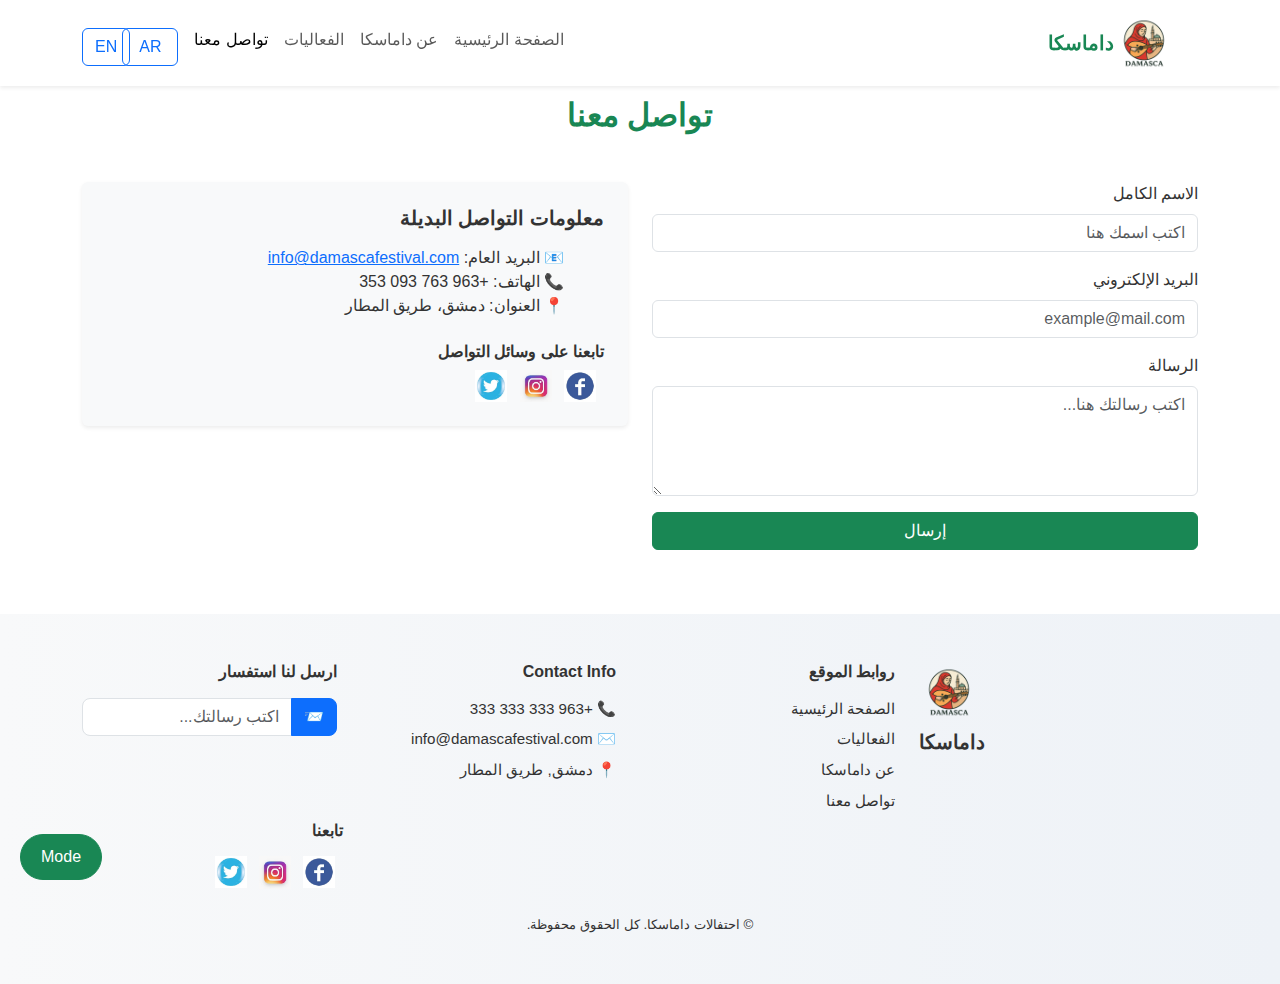
<file: contact.html>
<!DOCTYPE html>
<html lang="ar" dir="rtl">

<head>
  <meta charset="UTF-8" />
  <meta name="viewport" content="width=device-width, initial-scale=1.0" />
  <title>تواصل معنا | Damasca Festivals</title>
  
  <!-- Bootstrap CSS -->
  <link href="https://cdn.jsdelivr.net/npm/bootstrap@5.3.2/dist/css/bootstrap.min.css" rel="stylesheet" />
  <link rel="stylesheet" href="./CSS/contact_style.css" />
</head>

<body>
  <!-- Navbar -->
  <nav class="navbar navbar-expand-lg navbar-light bg-white shadow-sm fixed-top">
    <div class="container">
      <a class="navbar-brand fw-bold text-success d-flex align-items-center" href="index.html">
        <img src="./img/logo.png" alt="Damasca Logo" width="60" height="60" class="me-2" />
        داماسكا
      </a>
      <button class="navbar-toggler" type="button" data-bs-toggle="collapse" data-bs-target="#navbarNav">
        <span class="navbar-toggler-icon"></span>
      </button>
      <div class="collapse navbar-collapse justify-content-end" id="navbarNav">
        <ul class="navbar-nav">
          <li class="nav-item"><a class="nav-link" href="index.html">الصفحة الرئيسية</a></li>
          <li class="nav-item"><a class="nav-link" href="about.html">عن داماسكا</a></li>
          <li class="nav-item"><a class="nav-link" href="events.html">الفعاليات</a></li>
          <li class="nav-item"><a class="nav-link active" href="contact.html">تواصل معنا</a></li>

          <!-- أزرار الترجمة داخل القائمة -->
          <li class="nav-item mt-2">
            <button id="ar-btn" class="btn btn-outline-primary me-2 w-100">AR</button>
          </li>
          <li class="nav-item mt-2">
            <button id="en-btn" class="btn btn-outline-primary w-100">EN</button>
          </li>
          
        </ul>
      </div>
    </div>
  </nav>
  
  <!-- Contact Section -->
  <main class="py-5 mt-5">
    <div class="container">
      <h2 class="text-center text-success fw-bold mb-5">تواصل معنا</h2>
      
      <div class="row g-4">
        <!-- Contact Form -->
        <div class="col-md-6">
          <form id="contactForm" novalidate>
            <div class="mb-3">
              <label for="name" class="form-label">الاسم الكامل</label>
              <input type="text" id="name" class="form-control" placeholder="اكتب اسمك هنا" required />
            </div>
            
            <div class="mb-3">
              <label for="email" class="form-label">البريد الإلكتروني</label>
              <input type="email" id="email" class="form-control" placeholder="example@mail.com" required />
            </div>
            
            <div class="mb-3">
              <label for="message" class="form-label">الرسالة</label>
              <textarea id="message" class="form-control" rows="4" placeholder="اكتب رسالتك هنا..." required></textarea>
            </div>
            
            <button type="submit" class="btn btn-success w-100">إرسال</button>
          </form>
          
          <div id="alertBox" class="mt-3"></div>
        </div>
        
        <!-- Contact Info -->
        <div class="col-md-6">
          <div class="bg-light p-4 rounded shadow-sm">
            <h5 class="fw-bold mb-3">معلومات التواصل البديلة</h5>
            <ul class="list-unstyled">
              <li>📧 البريد العام: <a href="mailto:info@damascafestival.com">info@damascafestival.com</a></li>
              <li>📞 الهاتف: +963 763 093 353</li>
              <li>📍 العنوان: دمشق، طريق المطار</li>
            </ul>
            
            <h6 class="fw-bold mt-4 mb-2">تابعنا على وسائل التواصل</h6>
            <a href="#"><img src="img/فيس.webp" alt="Facebook" width="32" class="me-2" /></a>
            <a href="#"><img src="img/انستا.webp" alt="Instagram" width="32" class="me-2" /></a>
            <a href="#"><img src="img/تنزيل (1).webp" alt="Twitter" width="32" class="me-2" /></a>
          </div>
        </div>
      </div>
    </div>
  </main>
  
  <!-- Footer -->
  <footer class="footer py-5">
    <div class="dark-mode">
      <button id="mode-toggle" class="btn btn-success position-fixed">Mode</button>
    </div>
    <div class="container">
      <div class="row flex-row-reverse">
        <div class="row">
          <div class="col-md-3 text-center text-md-start mb-4 mb-md-0">
            <img src="./img/logo.png" alt="Svu Logo" width="60" class="mb-2" />
            <h5 class="fw-bold">داماسكا</h5>
          </div>
          <div class="col-md-3 mb-4 mb-md-0">
            <h6 class="fw-bold mb-3">روابط الموقع</h6>
            <ul class="list-unstyled">
              <li><a href="index.html">الصفحة الرئيسية</a></li>
              <li><a href="events.html">الفعاليات</a></li>
              <li><a href="about.html">عن داماسكا</a></li>
              <li><a href="contact.html">تواصل معنا</a></li>
            </ul>
          </div>
          <div class="col-md-3 mb-4 mb-md-0">
            <h6 class="fw-bold mb-3">Contact Info</h6>
            <ul class="list-unstyled">
              <li>📞 +963 333 333 333</li>
              <li>✉️ info@damascafestival.com</li>
              <li>📍 دمشق, طريق المطار</li>
            </ul>
          </div>
          <div class="col-md-3">
            <h6 class="fw-bold mb-3">ارسل لنا استفسار</h6>
            <div class="footer-form">
              <form id="messageForm" novalidate>
                <div class="input-group">
                  <input id="userMessage" type="text" class="form-control" placeholder="اكتب رسالتك..." />
                  <button class="btn btn-primary" type="submit">📨</button>
                </div>
                <small id="formMessage" class="d-block mt-2"></small>
              </form>
            </div>
          </div>
        </div>
        <div class="col-md-3">
          <h6 class="fw-bold mb-3">تابعنا</h6>
          <a href="#" class="me-2"><img src="img/فيس.webp" alt="Facebook" width="32" /></a>
          <a href="#" class="me-2"><img src="img/انستا.webp" alt="Instagram" width="32" /></a>
          <a href="#" class="me-2"><img src="img/تنزيل (1).webp" alt="Twitter" width="32" /></a>
        </div>
        <div class="text-center mt-4">
          <small>© احتفالات داماسكا. كل الحقوق محفوظة.</small>
        </div>
      </div>
    </div>
  </footer>

  <!-- Bootstrap JS -->
  <script src="https://cdn.jsdelivr.net/npm/bootstrap@5.3.2/dist/js/bootstrap.bundle.min.js"></script>

  <!-- Lang JS -->
  <script src="./JS/contact_lang.js"></script>
  <!-- Form Validation JS -->
  <script src="./JS/contact_main.js"></script>

  <!-- ✅ JS Validation -->
  <script>
    document.addEventListener("DOMContentLoaded", () => {
      const form = document.getElementById("contactForm");
      const alertBox = document.getElementById("alertBox");

      form.addEventListener("submit", (e) => {
        e.preventDefault();

        const name = document.getElementById("name").value.trim();
        const email = document.getElementById("email").value.trim();
        const message = document.getElementById("message").value.trim();

        if (!name || !email || !message) {
          showAlert("الرجاء تعبئة جميع الحقول المطلوبة.", "danger");
          return;
        }

        const emailPattern = /^[^\\s@]+@[^\\s@]+\\.[^\\s@]+$/;
        if (!emailPattern.test(email)) {
          showAlert("الرجاء إدخال بريد إلكتروني صحيح.", "danger");
          return;
        }

        showAlert("تم إرسال الرسالة بنجاح ✅ سنعاود التواصل معك قريبًا.", "success");
        form.reset();
      });

      function showAlert(message, type) {
        alertBox.innerHTML = `
          <div class="alert alert-${type} alert-dismissible fade show" role="alert">
            ${message}
            <button type="button" class="btn-close" data-bs-dismiss="alert" aria-label="Close"></button>
          </div>
        `;
      }
    });
  </script>
  <!-- ✅ End -->
</body>
</html>
</file>
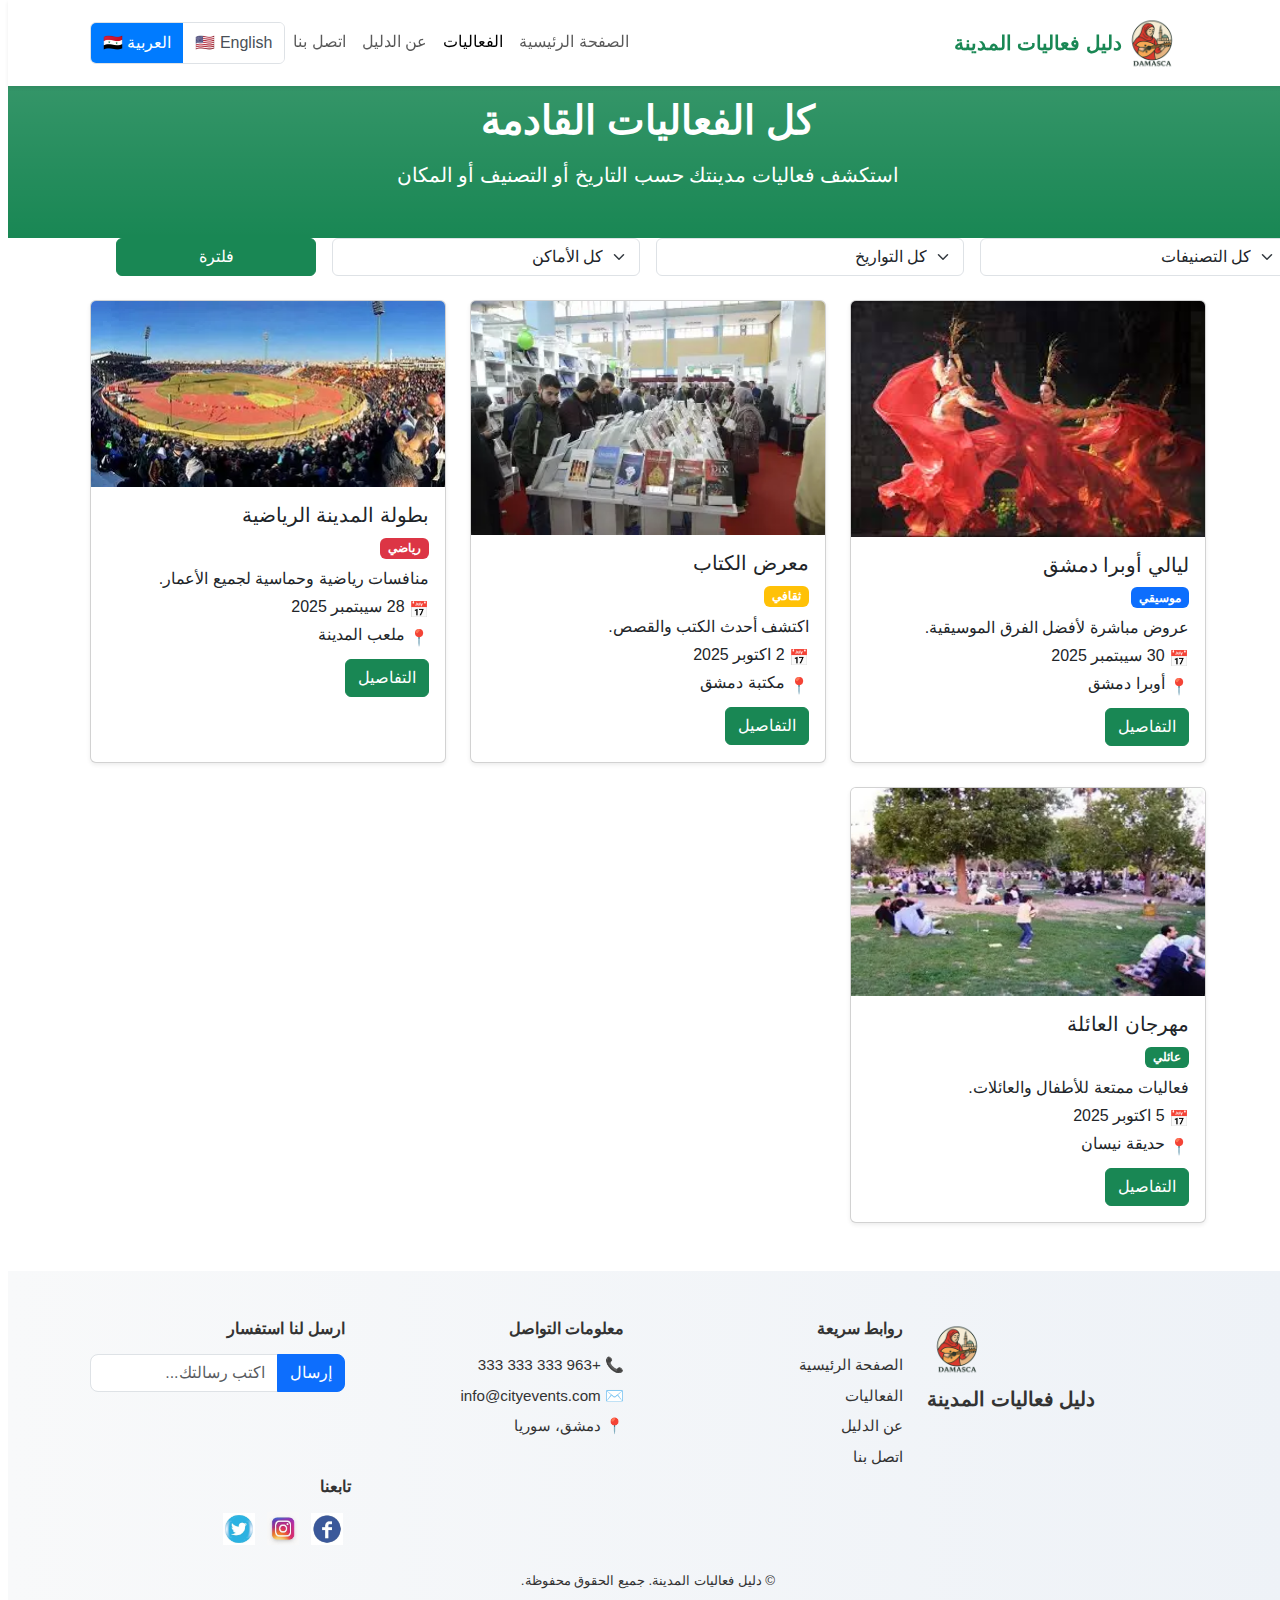
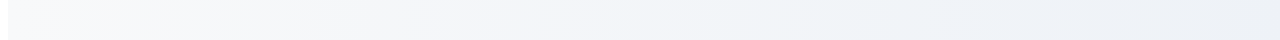
<file: events.html>
<!DOCTYPE html>
<html lang="ar">
  <head>
    <meta charset="UTF-8" />
    <meta name="viewport" content="width=device-width, initial-scale=1.0" />
    <title>كل الفعاليات | دليل فعاليات المدينة</title>
    <!-- Bootstrap CSS -->
    <link href="https://cdn.jsdelivr.net/npm/bootstrap@5.3.2/dist/css/bootstrap.min.css" rel="stylesheet"/>
    <link rel="stylesheet" href="./CSS/style.css" />
    <!-- Bootstrap Icons -->
    <link rel="stylesheet" href="https://cdn.jsdelivr.net/npm/bootstrap-icons@1.11.0/font/bootstrap-icons.css">
    <!-- Language Switcher Styles -->
    <style>
      .language-switcher {
        border: 1px solid #dee2e6;
        border-radius: 6px;
        overflow: hidden;
        background: white;
      }
      .lang-btn {
        border: none !important;
        border-radius: 0 !important;
        padding: 8px 12px !important;
        background: white !important;
        color: #495057 !important;
        transition: all 0.3s ease;
        cursor: pointer;
      }
      .lang-btn:hover {
        background: #f8f9fa !important;
        color: #007bff !important;
      }
      .lang-btn.active {
        background: #007bff !important;
        color: white !important;
      }
      .lang-btn .flag {
        font-size: 16px;
      }
      .lang-ar .language-switcher {
        direction: ltr;
      }
      .lang-en .language-switcher {
        direction: ltr;
      }
      body {
        transition: direction 0.3s ease;
      }
      .lang-switching {
        opacity: 0.7;
        transition: opacity 0.3s ease;
      }
      /* Bootstrap Icons Fallback */
      .bi {
        display: inline-block;
        vertical-align: middle;
        font-style: normal;
        font-variant: normal;
        text-rendering: auto;
        line-height: 1;
      }
      .bi-calendar-event:before {
        content: "📅";
      }
      .bi-geo-alt:before {
        content: "📍";
      }
    </style>
  </head>
  <body>
    <!-- Navbar -->
    <nav class="navbar navbar-expand-lg navbar-light bg-white shadow-sm fixed-top">
      <div class="container">
        <a class="navbar-brand fw-bold text-success d-flex align-items-center" href="index.html">
          <img src="./img/logo.png" alt="Logo" width="60" height="60" class="me-2" />
          دليل فعاليات المدينة
        </a>
        <button class="navbar-toggler" type="button" data-bs-toggle="collapse" data-bs-target="#navbarNav">
          <span class="navbar-toggler-icon"></span>
        </button>
        <div class="collapse navbar-collapse justify-content-end" id="navbarNav">
          <ul class="navbar-nav">
            <li class="nav-item"><a class="nav-link" href="index.html" data-i18n="nav.home">الصفحة الرئيسية</a></li>
            <li class="nav-item"><a class="nav-link active" href="events.html" data-i18n="nav.events">الفعاليات</a></li>
            <li class="nav-item"><a class="nav-link" href="about.html" data-i18n="nav.about">عن الدليل</a></li>
            <li class="nav-item"><a class="nav-link" href="contact.html" data-i18n="nav.contact">اتصل بنا</a></li>
            <li class="nav-item">
              <div class="language-switcher d-flex">
                <button class="lang-btn active" onclick="switchLanguage('ar')">
                  <span class="flag">🇸🇾</span> العربية
                </button>
                <button class="lang-btn" onclick="switchLanguage('en')">
                  <span class="flag">🇺🇸</span> English
                </button>
              </div>
            </li>
          </ul>
        </div>
      </div>
    </nav>

    <!-- Header -->
    <header class="py-5 bg-success bg-gradient text-white text-center mt-5">
      <div class="container">
        <h1 class="fw-bold mb-3" data-i18n="events.header.title">كل الفعاليات القادمة</h1>
        <p class="lead mb-0" data-i18n="events.header.subtitle">استكشف فعاليات مدينتك حسب التاريخ أو التصنيف أو المكان</p>
      </div>
    </header>

    <!-- Filter Toolbar -->
  <form id="filterForm" class="row g-3 align-items-center mb-4">
  <!-- فلترة حسب التصنيفات -->
  <div class="col-sm-3">
    <select id="categoryFilter" class="form-select">
      <option value="" data-i18n="filter.all_categories">كل التصنيفات</option>
      <option value="ثقافي" data-i18n="filter.cultural">ثقافي</option>
      <option value="رياضي" data-i18n="filter.sports">رياضي</option>
      <option value="عائلي" data-i18n="filter.family">عائلي</option>
      <option value="موسيقي" data-i18n="filter.music">موسيقي</option>
    </select>
  </div>
  <!-- فلترة حسب التاريخ -->
  <div class="col-sm-3">
    <select id="dateFilter" class="form-select">
      <option value="" data-i18n="filter.all_dates">كل التواريخ</option>
      <option value="2025-09-28">28 سبتمبر 2025</option>
      <option value="2025-09-30">30 سبتمبر 2025</option>
      <option value="2025-10-01">1 أكتوبر 2025</option>
      <option value="2025-10-02">2 أكتوبر 2025</option>
    </select>
  </div>
  <!-- فلترة حسب الموقع -->
  <div class="col-sm-3">
    <select id="locationFilter" class="form-select">
      <option value="" data-i18n="filter.all_locations">كل الأماكن</option>
      <option value="أوبرا دمشق">أوبرا دمشق</option>
      <option value="ملعب المدينة">ملعب المدينة</option>
      <option value="حديقة نيسان">حديقة نيسان</option>
      <option value="مكتبة دمشق">مكتبة دمشق</option>
    </select>
  </div>
  <div class="col-sm-2">
    <button type="submit" class="btn btn-success w-100" data-i18n="filter.filter_btn">فلترة</button>
  </div>
</form>
  
    <!-- Events Cards -->
    <main class="container mb-5">
      <div id="eventsGrid" class="row g-4">
        <!-- Example Event Card -->
        <div class="col-12 col-md-6 col-lg-4 event-card" data-category="موسيقي" data-date="2025-09-30" data-location="أوبرا دمشق">
          <div class="card h-100 shadow-sm">
            <img src="./img/main2.jpeg" class="card-img-top" alt="حفل موسيقي"/>
            <div class="card-body">
              <h5 class="card-title" data-i18n="event1.title">ليالي أوبرا دمشق</h5>
              <span class="badge bg-primary mb-2" data-i18n="filter.music">موسيقي</span>
              <p class="card-text mb-1" data-i18n="event1.text">عروض مباشرة لأفضل الفرق الموسيقية.</p>
              <p class="mb-1"><i class="bi bi-calendar-event"></i> 30 سيبتمبر 2025</p>
              <p class="mb-1"><i class="bi bi-geo-alt"></i> أوبرا دمشق</p>
              <a href="event.html?id=1" class="btn btn-success mt-2" data-i18n="event1.details">التفاصيل</a>
            </div>
          </div>
        </div>
        <div class="col-12 col-md-6 col-lg-4 event-card" data-category="ثقافي" data-date="2025-10-02" data-location="مكتبة دمشق">
          <div class="card h-100 shadow-sm">
            <img src="img\معرض الكتاب.webp" class="card-img-top" alt="معرض الكتاب"/>
            <div class="card-body">
              <h5 class="card-title" data-i18n="event2.title">معرض الكتاب</h5>
              <span class="badge bg-warning mb-2" data-i18n="filter.cultural">ثقافي</span>
              <p class="card-text mb-1" data-i18n="event2.text">اكتشف أحدث الكتب والقصص.</p>
              <p class="mb-1"><i class="bi bi-calendar-event"></i> 2 اكتوبر 2025</p>
              <p class="mb-1"><i class="bi bi-geo-alt"></i> مكتبة دمشق</p>
              <a href="event.html?id=2" class="btn btn-success mt-2" data-i18n="event1.details">التفاصيل</a>
            </div>
          </div>
        </div>
        <div class="col-12 col-md-6 col-lg-4 event-card" data-category="رياضي" data-date="2025-09-28" data-location="ملعب المدينة">
          <div class="card h-100 shadow-sm">
            <img src="img\ملعب تشرين.webp" class="card-img-top" alt="بطولة رياضية"/>
            <div class="card-body">
              <h5 class="card-title" data-i18n="event3.title">بطولة المدينة الرياضية</h5>
              <span class="badge bg-danger mb-2" data-i18n="filter.sports">رياضي</span>
              <p class="card-text mb-1" data-i18n="event3.text">منافسات رياضية وحماسية لجميع الأعمار.</p>
              <p class="mb-1"><i class="bi bi-calendar-event"></i> 28 سيبتمبر 2025</p>
              <p class="mb-1"><i class="bi bi-geo-alt"></i> ملعب المدينة</p>
              <a href="event.html?id=3" class="btn btn-success mt-2" data-i18n="event1.details">التفاصيل</a>
            </div>
          </div>
        </div>
        <div class="col-12 col-md-6 col-lg-4 event-card" data-category="عائلي" data-date="2025-10-05" data-location="حديقة نيسان">
          <div class="card h-100 shadow-sm">
            <img src="img\حديقة تشرين.webp" class="card-img-top" alt="مهرجان عائلي"/>
            <div class="card-body">
              <h5 class="card-title" data-i18n="event4.title">مهرجان العائلة</h5>
              <span class="badge bg-success mb-2" data-i18n="filter.family">عائلي</span>
              <p class="card-text mb-1" data-i18n="event4.text">فعاليات ممتعة للأطفال والعائلات.</p>
              <p class="mb-1"><i class="bi bi-calendar-event"></i> 5 اكتوبر 2025</p>
              <p class="mb-1"><i class="bi bi-geo-alt"></i> حديقة نيسان</p>
              <a href="event.html?id=4" class="btn btn-success mt-2" data-i18n="event1.details">التفاصيل</a>
            </div>
          </div>
        </div>
        <!-- Add more event cards as needed -->
      </div>
      <!-- No events message -->
      <div id="noEventsMsg" class="text-center text-muted mt-4 d-none" data-i18n="events.no_events">
        لا توجد فعاليات مطابقة للبحث أو الفلترة.
      </div>
    </main>

    <!-- Footer -->
    <footer class="footer py-5 bg-light mt-auto">
      <div class="container">
        <div class="row flex-row-reverse">
          <div class="row">
            <div class="col-md-3 text-center text-md-start mb-4 mb-md-0">
              <img src="./img/logo.png" alt="Logo" width="60" class="mb-2" />
              <h5 class="fw-bold">دليل فعاليات المدينة</h5>
            </div>
            <div class="col-md-3 mb-4 mb-md-0">
              <h6 class="fw-bold mb-3" data-i18n="footer.links">روابط سريعة</h6>
              <ul class="list-unstyled">
                <li><a href="index.html" data-i18n="nav.home_sm">الصفحة الرئيسية</a></li>
                <li><a href="events.html" data-i18n="nav.events_sm">الفعاليات</a></li>
                <li><a href="about.html" data-i18n="nav.about_sm">عن الدليل</a></li>
                <li><a href="contact.html" data-i18n="nav.contact_sm">اتصل بنا</a></li>
              </ul>
            </div>
            <div class="col-md-3 mb-4 mb-md-0">
              <h6 class="fw-bold mb-3" data-i18n="footer.contact_title">معلومات التواصل</h6>
              <ul class="list-unstyled">
                <li>📞 +963 333 333 333</li>
                <li>✉️ info@cityevents.com</li>
                <li>📍 دمشق، سوريا</li>
              </ul>
            </div>
             <div class="col-md-3">
              <h6 class="fw-bold mb-3" data-i18n="footer.message_title">ارسل لنا استفسار</h6>
              <div class="footer-form">
                <form id="messageForm" novalidate>
                  <div class="input-group">
                    <input
                      id="userMessage"
                      type="text"
                      class="form-control"
                      data-i18n-placeholder="footer.message_placeholder"
                      placeholder="اكتب رسالتك..."
                    />
                    <button class="btn btn-primary" type="submit" data-i18n="footer.send">📨</button>
                    </button>
                  </div>
                  <small id="formMessage" class="d-block mt-2"></small>
                </form>
              </div>
            </div>
          </div>
            <div class="col-md-3">
              <h6 class="fw-bold mb-3" data-i18n="footer.follow">تابعنا</h6>
              <a href="#" class="me-2"><img src="img\فيس.webp" alt="Facebook" width="32"/></a>
              <a href="#" class="me-2"><img src="img\انستا.webp" alt="Instagram" width="32"/></a>
              <a href="#" class="me-2"><img src="img\تنزيل (1).webp" alt="Twitter" width="32"/></a>
            </div>
          </div>
          <div class="text-center mt-4">
            <small data-i18n="footer.copy">© دليل فعاليات المدينة. جميع الحقوق محفوظة.</small>
          </div>
        </div>
      </div>
    </footer>

    <!-- Bootstrap JS + Optionally your JS for filtering -->
    <script src="https://cdn.jsdelivr.net/npm/bootstrap@5.3.2/dist/js/bootstrap.bundle.min.js"></script>
    
    <!-- Language Switcher Script -->
    <script>
    // نظام الترجمة المتقدم
    class TranslationSystem {
        constructor() {
            this.currentLanguage = localStorage.getItem('language') || 'ar';
            this.translations = {
                ar: {
                    // Navigation
                    "nav.home": "الصفحة الرئيسية",
                    "nav.events": "الفعاليات",
                    "nav.about": "عن الدليل",
                    "nav.contact": "اتصل بنا",
                    
                    // Header
                    "events.header.title": "كل الفعاليات القادمة",
                    "events.header.subtitle": "استكشف فعاليات مدينتك حسب التاريخ أو التصنيف أو المكان",
                    
                    // Filter
                    "filter.all_categories": "كل التصنيفات",
                    "filter.cultural": "ثقافي",
                    "filter.sports": "رياضي",
                    "filter.family": "عائلي",
                    "filter.music": "موسيقي",
                    "filter.all_dates": "كل التواريخ",
                    "filter.all_locations": "كل الأماكن",
                    "filter.filter_btn": "فلترة",
                    
                    // Events
                    "event1.title": "ليالي أوبرا دمشق",
                    "event1.text": "عروض مباشرة لأفضل الفرق الموسيقية.",
                    "event1.details": "التفاصيل",
                    
                    "event2.title": "معرض الكتاب",
                    "event2.text": "اكتشف أحدث الكتب والقصص.",
                    
                    "event3.title": "بطولة المدينة الرياضية",
                    "event3.text": "منافسات رياضية وحماسية لجميع الأعمار.",
                    
                    "event4.title": "مهرجان العائلة",
                    "event4.text": "فعاليات ممتعة للأطفال والعائلات.",
                    
                    // Messages
                    "events.no_events": "لا توجد فعاليات مطابقة للبحث أو الفلترة.",
                    
                    // Footer
                    "footer.links": "روابط سريعة",
                    "footer.contact_title": "معلومات التواصل",
                    "footer.message_title": "ارسل لنا استفسار",
                    "footer.message_placeholder": "اكتب رسالتك...",
                    "footer.send": "إرسال",
                    "footer.follow": "تابعنا",
                    "footer.copy": "© دليل فعاليات المدينة. جميع الحقوق محفوظة.",
                    
                    // Navigation small
                    "nav.home_sm": "الصفحة الرئيسية",
                    "nav.events_sm": "الفعاليات",
                    "nav.about_sm": "عن الدليل",
                    "nav.contact_sm": "اتصل بنا"
                },
                en: {
                    // Navigation
                    "nav.home": "Home",
                    "nav.events": "Events",
                    "nav.about": "About",
                    "nav.contact": "Contact",
                    
                    // Header
                    "events.header.title": "All Upcoming Events",
                    "events.header.subtitle": "Explore your city's events by date, category, or location",
                    
                    // Filter
                    "filter.all_categories": "All Categories",
                    "filter.cultural": "Cultural",
                    "filter.sports": "Sports",
                    "filter.family": "Family",
                    "filter.music": "Music",
                    "filter.all_dates": "All Dates",
                    "filter.all_locations": "All Locations",
                    "filter.filter_btn": "Filter",
                    
                    // Events
                    "event1.title": "Damascus Opera Nights",
                    "event1.text": "Live performances by the best musical groups.",
                    "event1.details": "Details",
                    
                    "event2.title": "Book Fair",
                    "event2.text": "Discover the latest books and stories.",
                    
                    "event3.title": "City Sports Championship",
                    "event3.text": "Exciting sports competitions for all ages.",
                    
                    "event4.title": "Family Festival",
                    "event4.text": "Fun activities for children and families.",
                    
                    // Messages
                    "events.no_events": "No events match your search or filters.",
                    
                    // Footer
                    "footer.links": "Quick Links",
                    "footer.contact_title": "Contact Information",
                    "footer.message_title": "Send us an inquiry",
                    "footer.message_placeholder": "Type your message...",
                    "footer.send": "Send",
                    "footer.follow": "Follow Us",
                    "footer.copy": "© City Events Guide. All rights reserved.",
                    
                    // Navigation small
                    "nav.home_sm": "Home",
                    "nav.events_sm": "Events",
                    "nav.about_sm": "About",
                    "nav.contact_sm": "Contact"
                }
            };
            
            this.init();
        }
        
        init() {
            this.applyLanguage();
            this.updateLanguageButtons();
        }
        
        switchLanguage(lang) {
            this.currentLanguage = lang;
            localStorage.setItem('language', lang);
            this.applyLanguage();
            this.updateLanguageButtons();
        }
        
        applyLanguage() {
            const html = document.documentElement;
            const body = document.body;
            
            // Set language and direction
            html.setAttribute('lang', this.currentLanguage);
            body.className = body.className.replace(/lang-\w+/g, '');
            body.classList.add(`lang-${this.currentLanguage}`);
            
            // Set direction
            if (this.currentLanguage === 'ar') {
                html.setAttribute('dir', 'rtl');
                body.style.direction = 'rtl';
            } else {
                html.setAttribute('dir', 'ltr');
                body.style.direction = 'ltr';
            }
            
            // Apply translations
            this.updateTranslations();
        }
        
        updateTranslations() {
            const elements = document.querySelectorAll('[data-i18n]');
            elements.forEach(element => {
                const key = element.getAttribute('data-i18n');
                const translation = this.translations[this.currentLanguage][key];
                
                if (translation) {
                    if (element.tagName === 'INPUT' || element.tagName === 'TEXTAREA') {
                        const placeholderKey = element.getAttribute('data-i18n-placeholder');
                        if (placeholderKey && this.translations[this.currentLanguage][placeholderKey]) {
                            element.setAttribute('placeholder', this.translations[this.currentLanguage][placeholderKey]);
                        }
                    } else {
                        element.textContent = translation;
                    }
                }
            });
        }
        
        updateLanguageButtons() {
            const buttons = document.querySelectorAll('.lang-btn');
            buttons.forEach(button => {
                button.classList.remove('active');
                if (button.textContent.includes('العربية') || button.textContent.includes('Arabic')) {
                    if (this.currentLanguage === 'ar') {
                        button.classList.add('active');
                    }
                } else {
                    if (this.currentLanguage === 'en') {
                        button.classList.add('active');
                    }
                }
            });
        }
    }

    // Global function for language switching
    function switchLanguage(lang) {
        if (window.translationSystem) {
            window.translationSystem.switchLanguage(lang);
        } else {
            window.translationSystem = new TranslationSystem();
            window.translationSystem.switchLanguage(lang);
        }
    }

    // Initialize when DOM is loaded
    document.addEventListener('DOMContentLoaded', function() {
        window.translationSystem = new TranslationSystem();
        
        // Filter functionality
        const filterForm = document.getElementById('filterForm');
        const eventsGrid = document.getElementById('eventsGrid');
        const noEventsMsg = document.getElementById('noEventsMsg');

        filterForm.addEventListener('submit', function(e) {
            e.preventDefault();
            const category = document.getElementById('categoryFilter').value;
            const date = document.getElementById('dateFilter').value;
            const location = document.getElementById('locationFilter').value;

            let found = false;
            document.querySelectorAll('.event-card').forEach(card => {
                const cardCategory = card.getAttribute('data-category');
                const cardDate = card.getAttribute('data-date');
                const cardLocation = card.getAttribute('data-location');
                let show = true;

                if (category && cardCategory !== category) show = false;
                if (date && cardDate !== date) show = false;
                if (location && cardLocation !== location) show = false;

                card.style.display = show ? 'block' : 'none';
                if (show) found = true;
            });
            noEventsMsg.classList.toggle('d-none', found);
        });

        // Form submission
        const messageForm = document.getElementById('messageForm');
        const userMessage = document.getElementById('userMessage');
        const formMessage = document.getElementById('formMessage');

        messageForm.addEventListener('submit', function(e) {
            e.preventDefault();
            const message = userMessage.value.trim();
            
            if (message) {
                formMessage.textContent = 'تم إرسال رسالتك بنجاح!';
                formMessage.className = 'd-block mt-2 text-success';
                userMessage.value = '';
            } else {
                formMessage.textContent = 'يرجى كتابة رسالة قبل الإرسال.';
                formMessage.className = 'd-block mt-2 text-danger';
            }
        });
    });

    // Export for global use
    window.switchLanguage = switchLanguage;
    </script>
  </body>
</html>
</file>
<file: CSS/style.css>
/* ================================
   Root Variables (Theme Colors)
   ================================ */
:root {
  --color-bg: #ffffff;
  --color-text-dark: #333333;
  --color-text-light: #f8f8f8;
  --color-success: #198754;       /* Bootstrap success green */
  --color-success-hover: #157347;
  --color-success-border: #146c43;
  --color-indigo: #6B5B95;        /* Indigo accent */
  --color-overlay: rgba(0, 0, 0, 0.5);
}

/* ================================
   General
   ================================ */
body {
  font-family: 'Segoe UI', sans-serif;
  scroll-behavior: smooth;
  background-color: var(--color-bg);
  color: var(--color-text-dark);
  direction: rtl;
}

/* ================================
   Hero Section
   ================================ */
.hero-section {
  background: url("../img/mainphoto.jpeg") center/cover no-repeat;
  height: 100vh;
  position: relative;
}

.hero-section::after {
  content: "";
  position: absolute;
  top: 0; left: 0;
  width: 100%; height: 100%;
  background: var(--color-overlay);
}

.hero-section .container {
  position: relative;
  z-index: 2;
}

/* ================================
   About Section
   ================================ */
#about h2 {
  font-weight: bold;
  margin-bottom: 20px;
}

/* ================================
   Photo Box
   ================================ */
.photo-box {
  position: relative;
  display: inline-block;
}
.photo-box img {
  max-width: 100%;
  border-radius: 15px;
}

/* ================================
   Categories Section
   ================================ */
#categories .btn-outline-primary {
  color: var(--color-success);
  border-color: var(--color-success);
}

#categories .btn-outline-primary:hover {
  background-color: var(--color-success);
  color: var(--color-text-light);
}

/* ================================
   Cards Section
   ================================ */
.cards .section-title {
  color: var(--color-text-dark);
}

.cards .card-title {
  font-weight: bold;
  color: var(--color-indigo);
}

.cards .card-text {
  font-size: 0.95rem;
  color: var(--color-text-dark);
}

.cards .btn-success {
  background-color: var(--color-success);
  border-color: var(--color-success);
}

.cards .btn-success:hover {
  background-color: var(--color-success-hover);
  border-color: var(--color-success-border);
}

.cards .card {
  transition: transform 0.3s ease, box-shadow 0.3s ease;
}

.cards .card:hover {
  transform: translateY(-8px) scale(1.02);
  box-shadow: 0 8px 20px rgba(0, 0, 0, 0.2);
}
/*Footer - Dark mode*/
#mode-toggle {
  bottom: 20px;
  left: 20px;
  z-index: 1050;
  border-radius: 50px;
  padding: 10px 20px;
}

/* Dark Mode */
body.dark-mode {
  --color-bg: #121212;
  --color-text-dark: #f8f8f8;
  --color-text-light: #f8f8f8;
  --color-overlay: rgba(0, 0, 0, 0.7);
}

/* Navbar in Dark Mode */
body.dark-mode .navbar {
  background-color: #1e1e1e !important;
  transition: background-color 0.4s ease;
}

body.dark-mode .navbar .nav-link {
  color: var(--color-text-light) !important;
  transition: color 0.3s ease;
}

body.dark-mode .navbar .nav-link:hover {
  color: var(--color-success) !important;
}

/* Cards in Dark Mode */
body.dark-mode .cards .card {
  background-color: #1c1c1c;
  border: 1px solid #2e2e2e;
  color: var(--color-text-light);
  transition: background-color 0.4s ease, transform 0.3s ease, box-shadow 0.3s ease;
}

body.dark-mode .cards .card-title {
  color: var(--color-success);
}

body.dark-mode .cards .card-text {
  color: var(--color-text-light);
}

body.dark-mode .cards .card:hover {
  box-shadow: 0 8px 25px rgba(0, 255, 120, 0.3);
}

/* Footer */
.footer {
  direction: rtl;
  text-align: right;
  background: linear-gradient(to right, #f8f9fa, #eef2f7);
  color: #333;
  font-size: 0.95rem;
}

.footer .footer-form .input-group {
  flex-direction: row-reverse; /* input on the right, button on the left */
}

.footer .footer-form .form-control {
  border-radius: 0 0.5rem 0.5rem 0; /* flip */
}

.footer .footer-form .btn {
  border-radius: 0.5rem 0 0 0.5rem; /* flip */
}
.footer h6 {
  font-weight: 600;
}

.footer a {
  text-decoration: none;
  color: var(--primary-color);
  transition: color 0.3s;
}

.footer a:hover {
  color: var(--success-color);
}

.footer ul {
  padding: 0;
  margin: 0;
}

.footer ul li {
  margin-bottom: 8px;
}

.footer .footer-form .form-control {
  border-radius: 0.5rem 0 0 0.5rem;
}

.footer .footer-form .btn {
  border-radius: 0 0.5rem 0.5rem 0;
}

/* Dark Mode for Footer */
body.dark-mode .footer {
  background: linear-gradient(to right, #222, #333);
  color: #ddd;
}

body.dark-mode .footer a {
  color: #9fd3c7;
}

body.dark-mode .footer a:hover {
  color: var(--success-color);
}
</file>
<file: CSS/about_style.css>
/* ================================
   Root Variables (Theme Colors)
   ================================ */
:root {
  --color-bg: #ffffff;
  --color-text-dark: #333333;
  --color-text-light: #f8f8f8;
  --color-success: #198754;       /* Bootstrap success green */
  --color-success-hover: #157347;
  --color-success-border: #146c43;
  --color-indigo: #6B5B95;        /* Indigo accent */
  --color-overlay: rgba(0, 0, 0, 0.5);
}

/* ================================
   General
   ================================ */
body {
  font-family: 'Segoe UI', sans-serif;
  scroll-behavior: smooth;
  background-color: var(--color-bg);
  color: var(--color-text-dark);
  direction: rtl;
}

/* ================================
   Hero Section
   ================================ */
.hero-section {
  background: url("../img/mainphoto.jpeg") center/cover no-repeat;
  height: 100vh;
  position: relative;
}

.hero-section::after {
  content: "";
  position: absolute;
  top: 0; left: 0;
  width: 100%; height: 100%;
  background: var(--color-overlay);
}

.hero-section .container {
  position: relative;
  z-index: 2;
}

/* ================================
   About Section
   ================================ */
#about h2 {
  font-weight: bold;
  margin-bottom: 20px;
}

/* ================================
   Photo Box
   ================================ */
.photo-box {
  position: relative;
  display: inline-block;
}
.photo-box img {
  max-width: 100%;
  border-radius: 15px;
}

/* ================================
   Categories Section
   ================================ */
#categories .btn-outline-primary {
  color: var(--color-success);
  border-color: var(--color-success);
}

#categories .btn-outline-primary:hover {
  background-color: var(--color-success);
  color: var(--color-text-light);
}

/* ================================
   Cards Section
   ================================ */
.cards .section-title {
  color: var(--color-text-dark);
}

.cards .card-title {
  font-weight: bold;
  color: var(--color-indigo);
}

.cards .card-text {
  font-size: 0.95rem;
  color: var(--color-text-dark);
}

.cards .btn-success {
  background-color: var(--color-success);
  border-color: var(--color-success);
}

.cards .btn-success:hover {
  background-color: var(--color-success-hover);
  border-color: var(--color-success-border);
}

.cards .card {
  transition: transform 0.3s ease, box-shadow 0.3s ease;
}

.cards .card:hover {
  transform: translateY(-8px) scale(1.02);
  box-shadow: 0 8px 20px rgba(0, 0, 0, 0.2);
}
/*Footer - Dark mode*/
#mode-toggle {
  bottom: 20px;
  left: 20px;
  z-index: 1050;
  border-radius: 50px;
  padding: 10px 20px;
}

/* Dark Mode */
body.dark-mode {
  --color-bg: #121212;
  --color-text-dark: #f8f8f8;
  --color-text-light: #f8f8f8;
  --color-overlay: rgba(0, 0, 0, 0.7);
}

/* Navbar in Dark Mode */
body.dark-mode .navbar {
  background-color: #1e1e1e !important;
  transition: background-color 0.4s ease;
}

body.dark-mode .navbar .nav-link {
  color: var(--color-text-light) !important;
  transition: color 0.3s ease;
}

body.dark-mode .navbar .nav-link:hover {
  color: var(--color-success) !important;
}

/* Cards in Dark Mode */
body.dark-mode .cards .card {
  background-color: #1c1c1c;
  border: 1px solid #2e2e2e;
  color: var(--color-text-light);
  transition: background-color 0.4s ease, transform 0.3s ease, box-shadow 0.3s ease;
}

body.dark-mode .cards .card-title {
  color: var(--color-success);
}

body.dark-mode .cards .card-text {
  color: var(--color-text-light);
}

body.dark-mode .cards .card:hover {
  box-shadow: 0 8px 25px rgba(0, 255, 120, 0.3);
}

/* Footer */
.footer {
  direction: rtl;
  text-align: right;
  background: linear-gradient(to right, #f8f9fa, #eef2f7);
  color: #333;
  font-size: 0.95rem;
}

.footer .footer-form .input-group {
  flex-direction: row-reverse; /* input on the right, button on the left */
}

.footer .footer-form .form-control {
  border-radius: 0 0.5rem 0.5rem 0; /* flip */
}

.footer .footer-form .btn {
  border-radius: 0.5rem 0 0 0.5rem; /* flip */
}
.footer h6 {
  font-weight: 600;
}

.footer a {
  text-decoration: none;
  color: var(--primary-color);
  transition: color 0.3s;
}

.footer a:hover {
  color: var(--success-color);
}

.footer ul {
  padding: 0;
  margin: 0;
}

.footer ul li {
  margin-bottom: 8px;
}

.footer .footer-form .form-control {
  border-radius: 0.5rem 0 0 0.5rem;
}

.footer .footer-form .btn {
  border-radius: 0 0.5rem 0.5rem 0;
}

/* Dark Mode for Footer */
body.dark-mode .footer {
  background: linear-gradient(to right, #222, #333);
  color: #ddd;
}

body.dark-mode .footer a {
  color: #9fd3c7;
}

body.dark-mode .footer a:hover {
  color: var(--success-color);
}
</file>
<file: CSS/contact_style.css>
/* ================================
   Root Variables (Theme Colors)
   ================================ */
:root {
  --color-bg: #ffffff;
  --color-text-dark: #333333;
  --color-text-light: #f8f8f8;
  --color-success: #198754;       /* Bootstrap success green */
  --color-success-hover: #157347;
  --color-success-border: #146c43;
  --color-indigo: #6B5B95;        /* Indigo accent */
  --color-overlay: rgba(0, 0, 0, 0.5);
}

/* ================================
   General
   ================================ */
body {
  font-family: 'Segoe UI', sans-serif;
  scroll-behavior: smooth;
  background-color: var(--color-bg);
  color: var(--color-text-dark);
  direction: rtl;
}

/* ================================
   Hero Section
   ================================ */
.hero-section {
  background: url("../img/mainphoto.jpeg") center/cover no-repeat;
  height: 100vh;
  position: relative;
}

.hero-section::after {
  content: "";
  position: absolute;
  top: 0; left: 0;
  width: 100%; height: 100%;
  background: var(--color-overlay);
}

.hero-section .container {
  position: relative;
  z-index: 2;
}

/* ================================
   About Section
   ================================ */
#about h2 {
  font-weight: bold;
  margin-bottom: 20px;
}

/* ================================
   Photo Box
   ================================ */
.photo-box {
  position: relative;
  display: inline-block;
}
.photo-box img {
  max-width: 100%;
  border-radius: 15px;
}

/* ================================
   Categories Section
   ================================ */
#categories .btn-outline-primary {
  color: var(--color-success);
  border-color: var(--color-success);
}

#categories .btn-outline-primary:hover {
  background-color: var(--color-success);
  color: var(--color-text-light);
}

/* ================================
   Cards Section
   ================================ */
.cards .section-title {
  color: var(--color-text-dark);
}

.cards .card-title {
  font-weight: bold;
  color: var(--color-indigo);
}

.cards .card-text {
  font-size: 0.95rem;
  color: var(--color-text-dark);
}

.cards .btn-success {
  background-color: var(--color-success);
  border-color: var(--color-success);
}

.cards .btn-success:hover {
  background-color: var(--color-success-hover);
  border-color: var(--color-success-border);
}

.cards .card {
  transition: transform 0.3s ease, box-shadow 0.3s ease;
}

.cards .card:hover {
  transform: translateY(-8px) scale(1.02);
  box-shadow: 0 8px 20px rgba(0, 0, 0, 0.2);
}
/*Footer - Dark mode*/
#mode-toggle {
  bottom: 20px;
  left: 20px;
  z-index: 1050;
  border-radius: 50px;
  padding: 10px 20px;
}

/* Dark Mode */
body.dark-mode {
  --color-bg: #121212;
  --color-text-dark: #f8f8f8;
  --color-text-light: #f8f8f8;
  --color-overlay: rgba(0, 0, 0, 0.7);
}

/* Navbar in Dark Mode */
body.dark-mode .navbar {
  background-color: #1e1e1e !important;
  transition: background-color 0.4s ease;
}

body.dark-mode .navbar .nav-link {
  color: var(--color-text-light) !important;
  transition: color 0.3s ease;
}

body.dark-mode .navbar .nav-link:hover {
  color: var(--color-success) !important;
}

/* Cards in Dark Mode */
body.dark-mode .cards .card {
  background-color: #1c1c1c;
  border: 1px solid #2e2e2e;
  color: var(--color-text-light);
  transition: background-color 0.4s ease, transform 0.3s ease, box-shadow 0.3s ease;
}

body.dark-mode .cards .card-title {
  color: var(--color-success);
}

body.dark-mode .cards .card-text {
  color: var(--color-text-light);
}

body.dark-mode .cards .card:hover {
  box-shadow: 0 8px 25px rgba(0, 255, 120, 0.3);
}

/* Footer */
.footer {
  direction: rtl;
  text-align: right;
  background: linear-gradient(to right, #f8f9fa, #eef2f7);
  color: #333;
  font-size: 0.95rem;
}

.footer .footer-form .input-group {
  flex-direction: row-reverse; /* input on the right, button on the left */
}

.footer .footer-form .form-control {
  border-radius: 0 0.5rem 0.5rem 0; /* flip */
}

.footer .footer-form .btn {
  border-radius: 0.5rem 0 0 0.5rem; /* flip */
}
.footer h6 {
  font-weight: 600;
}

.footer a {
  text-decoration: none;
  color: var(--primary-color);
  transition: color 0.3s;
}

.footer a:hover {
  color: var(--success-color);
}

.footer ul {
  padding: 0;
  margin: 0;
}

.footer ul li {
  margin-bottom: 8px;
}

.footer .footer-form .form-control {
  border-radius: 0.5rem 0 0 0.5rem;
}

.footer .footer-form .btn {
  border-radius: 0 0.5rem 0.5rem 0;
}

/* Dark Mode for Footer */
body.dark-mode .footer {
  background: linear-gradient(to right, #222, #333);
  color: #ddd;
}

body.dark-mode .footer a {
  color: #9fd3c7;
}

body.dark-mode .footer a:hover {
  color: var(--success-color);
.lang-btn {
  min-width: 50px;
  height: 35px;
  padding: 0 10px;
  display: inline-flex;
  align-items: center;
  justify-content: center;
}
}
</file>
